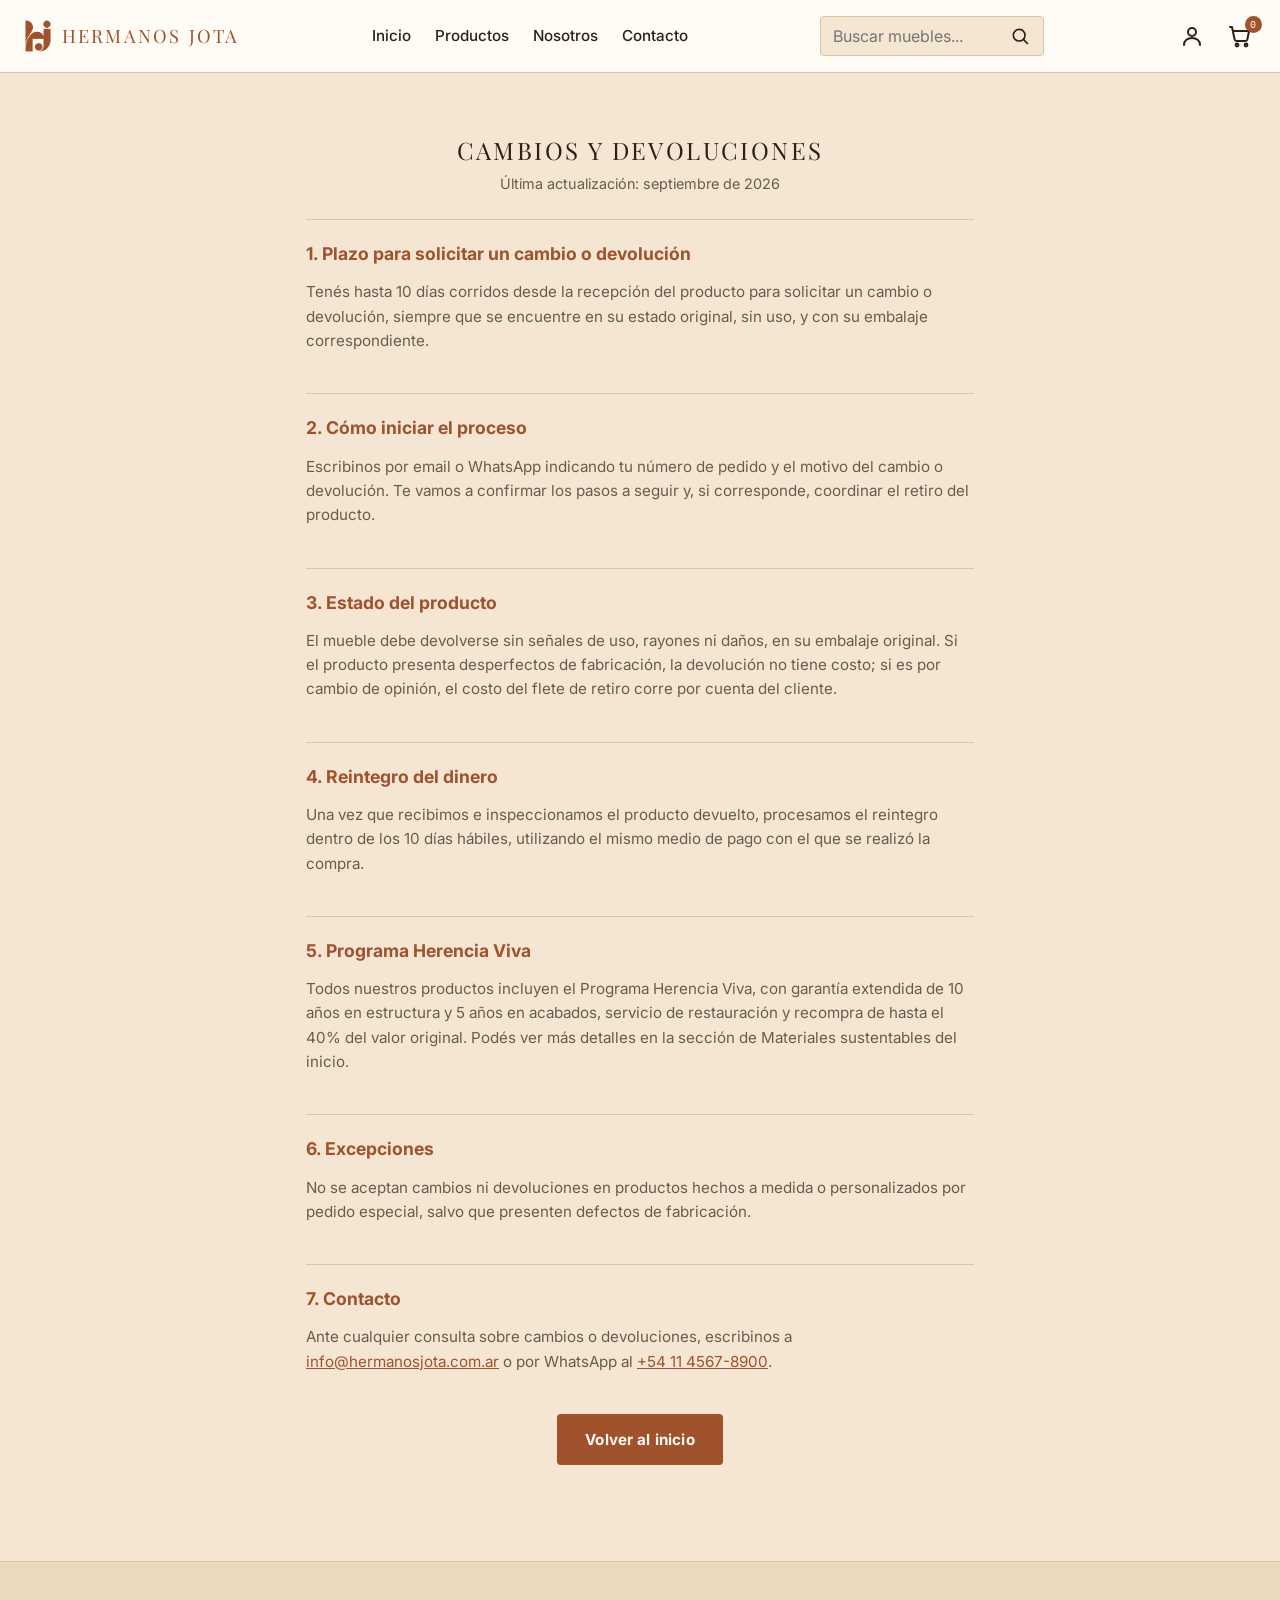
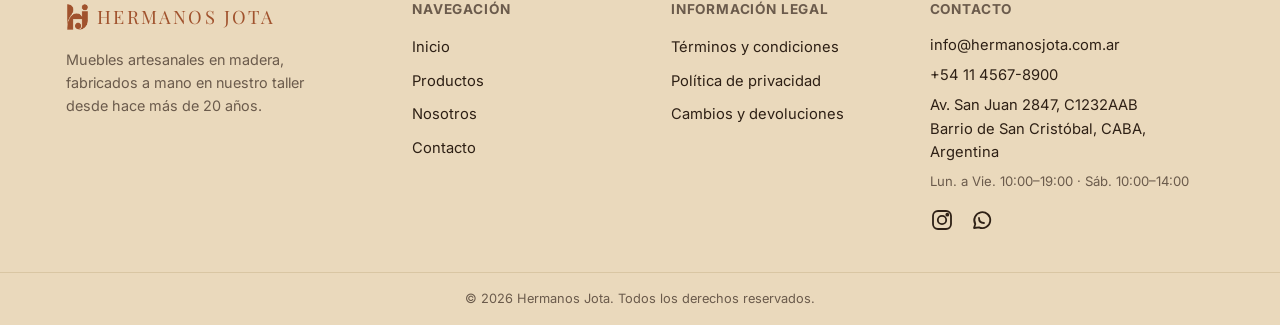
<file: frontend/src/pages/CambiosDevoluciones.html>
<!DOCTYPE html>
<html lang="es">

<head>
  <meta charset="UTF-8">
  <meta name="viewport" content="width=device-width, initial-scale=1.0">
  <title>Cambios y devoluciones | Hermanos Jota</title>
  <meta name="description" content="Política de cambios y devoluciones de Hermanos Jota.">
  <meta name="robots" content="noindex, nofollow">
  <meta name="theme-color" content="#2E2015">
  <link rel="icon" type="image/png" href="../../public/images/branding/favicon.png">
  <link rel="apple-touch-icon" href="../../public/images/branding/apple-touch-icon.png">
  <link rel="preconnect" href="https://fonts.googleapis.com">
  <link rel="preconnect" href="https://fonts.gstatic.com" crossorigin>
  <link rel="stylesheet" href="../styles/styles.css">
</head>

<body>

  <a class="skip-link" href="#main-content">Saltar al contenido principal</a>

  <header class="site-header">
    <div class="header__logo">
      <a href="Home.html" class="header__logo-link" aria-label="Hermanos Jota - Ir al inicio">
        <img src="../../public/images/branding/isotipo.png" alt="" width="34" height="41">
        <span class="header__wordmark">Hermanos Jota</span>
      </a>
    </div>

    <nav class="header__nav" aria-label="Navegación principal">
      <button class="nav__toggle" type="button" aria-expanded="false" aria-controls="primary-menu"
        aria-label="Abrir menú de navegación">
        <span aria-hidden="true">☰</span>
      </button>

      <ul id="primary-menu" class="nav__list">
        <li><a href="Home.html">Inicio</a></li>
        <li><a href="Productos.html">Productos</a></li>
        <li><a href="Home.html#historia">Nosotros</a></li>
        <li><a href="Contacto.html">Contacto</a></li>
      </ul>
    </nav>
    <form class="header__search" role="search" action="Productos.html" method="get">
      <label for="search-input" class="visually-hidden">Buscar productos</label>
      <input type="search" id="search-input" name="q" placeholder="Buscar muebles..." autocomplete="off">
      <button type="submit" aria-label="Buscar">
        <img src="../../public/icons/search.svg" alt="" width="20" height="20">
      </button>
    </form>

    <div class="header__actions">
      <button
        class="nav__toggle"
        type="button"
        aria-expanded="false"
        aria-controls="primary-menu"
        aria-label="Abrir menú de navegación"
      >
        <span aria-hidden="true">☰</span>
      </button>

      <a href="Cuenta.html" class="header__icon-link" aria-label="Mi cuenta">
        <img src="../../public/icons/user.svg" alt="" width="24" height="24">
      </a>
      <a href="Carrito.html" class="header__icon-link header__cart" aria-label="Carrito de compras, 0 productos">
        <img src="../../public/icons/cart.svg" alt="" width="24" height="24">
        <span class="cart-count" aria-hidden="true">0</span>
      </a>
    </div>
  </header>
  <div id="live-region" class="visually-hidden" role="status" aria-live="polite"></div>

  <main id="main-content">

    <section class="legal-hero" aria-labelledby="cambios-title">
      <h1 id="cambios-title">Cambios y devoluciones</h1>
      <p>Última actualización: septiembre de 2026</p>
    </section>

    <section class="legal-content">

      <article>
        <h2>1. Plazo para solicitar un cambio o devolución</h2>
        <p>
          Tenés hasta 10 días corridos desde la recepción del producto para
          solicitar un cambio o devolución, siempre que se encuentre en su
          estado original, sin uso, y con su embalaje correspondiente.
        </p>
      </article>

      <article>
        <h2>2. Cómo iniciar el proceso</h2>
        <p>
          Escribinos por email o WhatsApp indicando tu número de pedido y el
          motivo del cambio o devolución. Te vamos a confirmar los pasos a
          seguir y, si corresponde, coordinar el retiro del producto.
        </p>
      </article>

      <article>
        <h2>3. Estado del producto</h2>
        <p>
          El mueble debe devolverse sin señales de uso, rayones ni daños, en
          su embalaje original. Si el producto presenta desperfectos de
          fabricación, la devolución no tiene costo; si es por cambio de
          opinión, el costo del flete de retiro corre por cuenta del cliente.
        </p>
      </article>

      <article>
        <h2>4. Reintegro del dinero</h2>
        <p>
          Una vez que recibimos e inspeccionamos el producto devuelto,
          procesamos el reintegro dentro de los 10 días hábiles, utilizando el
          mismo medio de pago con el que se realizó la compra.
        </p>
      </article>

      <article>
        <h2>5. Programa Herencia Viva</h2>
        <p>
          Todos nuestros productos incluyen el Programa Herencia Viva, con
          garantía extendida de 10 años en estructura y 5 años en acabados,
          servicio de restauración y recompra de hasta el 40% del valor
          original. Podés ver más detalles en la sección de Materiales
          sustentables del inicio.
        </p>
      </article>

      <article>
        <h2>6. Excepciones</h2>
        <p>
          No se aceptan cambios ni devoluciones en productos hechos a medida
          o personalizados por pedido especial, salvo que presenten defectos
          de fabricación.
        </p>
      </article>

      <article>
        <h2>7. Contacto</h2>
        <p>
          Ante cualquier consulta sobre cambios o devoluciones, escribinos a
          <a href="mailto:info@hermanosjota.com.ar">info@hermanosjota.com.ar</a>
          o por WhatsApp al <a href="https://wa.me/5491145678900">+54 11 4567-8900</a>.
        </p>
      </article>

    </section>

    <a href="Home.html" class="btn btn--primary legal-content__volver">Volver al inicio</a>

  </main>

  <footer class="site-footer">
    <div class="site-footer__grid">

      <div class="site-footer__brand">
        <div class="site-footer__logo">
          <img src="../../public/images/branding/isotipo.png" alt="" width="28" height="34">
          <span class="header__wordmark">Hermanos Jota</span>
        </div>
        <p>
          Muebles artesanales en madera, fabricados a mano en nuestro
          taller desde hace más de 20 años.
        </p>
      </div>

      <nav class="site-footer__nav" aria-label="Navegación del pie de página">
        <h2>Navegación</h2>
        <ul>
          <li><a href="Home.html">Inicio</a></li>
          <li><a href="Productos.html">Productos</a></li>
          <li><a href="Home.html#historia">Nosotros</a></li>
          <li><a href="Contacto.html">Contacto</a></li>
        </ul>
      </nav>

      <div class="site-footer__legal">
        <h2>Información legal</h2>
        <ul>
          <li><a href="Terminos.html">Términos y condiciones</a></li>
          <li><a href="Privacidad.html">Política de privacidad</a></li>
          <li><a href="CambiosDevoluciones.html">Cambios y devoluciones</a></li>
        </ul>
      </div>

      <div class="site-footer__contacto">
        <h2>Contacto</h2>
        <address>
          <p>
            <a href="mailto:info@hermanosjota.com.ar">info@hermanosjota.com.ar</a>
          </p>
          <p>
            <a href="https://wa.me/5491145678900">+54 11 4567-8900</a>
          </p>
          <p>
            Av. San Juan 2847, C1232AAB<br>
            Barrio de San Cristóbal, CABA, Argentina
          </p>
          <p class="site-footer__horarios">
            Lun. a Vie. 10:00–19:00 · Sáb. 10:00–14:00
          </p>
        </address>

        <ul class="site-footer__social" aria-label="Redes sociales">
          <li>
            <a href="https://instagram.com/hermanosjota_ba" aria-label="Instagram de Hermanos Jota" target="_blank"
              rel="noopener noreferrer">
              <img src="../../public/icons/instagram.svg" alt="" width="24" height="24">
            </a>
          </li>
          <li>
            <a href="https://wa.me/5491145678900" aria-label="WhatsApp de Hermanos Jota" target="_blank"
              rel="noopener noreferrer">
              <img src="../../public/icons/whatsapp.svg" alt="" width="24" height="24">
            </a>
          </li>
        </ul>
      </div>

    </div>

    <div class="site-footer__bottom">
      <p>&copy; <span id="footer-year">2026</span> Hermanos Jota. Todos los derechos reservados.</p>
    </div>
  </footer>
  <script type="module" src="../assets/js/main.js"></script>
</body>

</html>
</file>
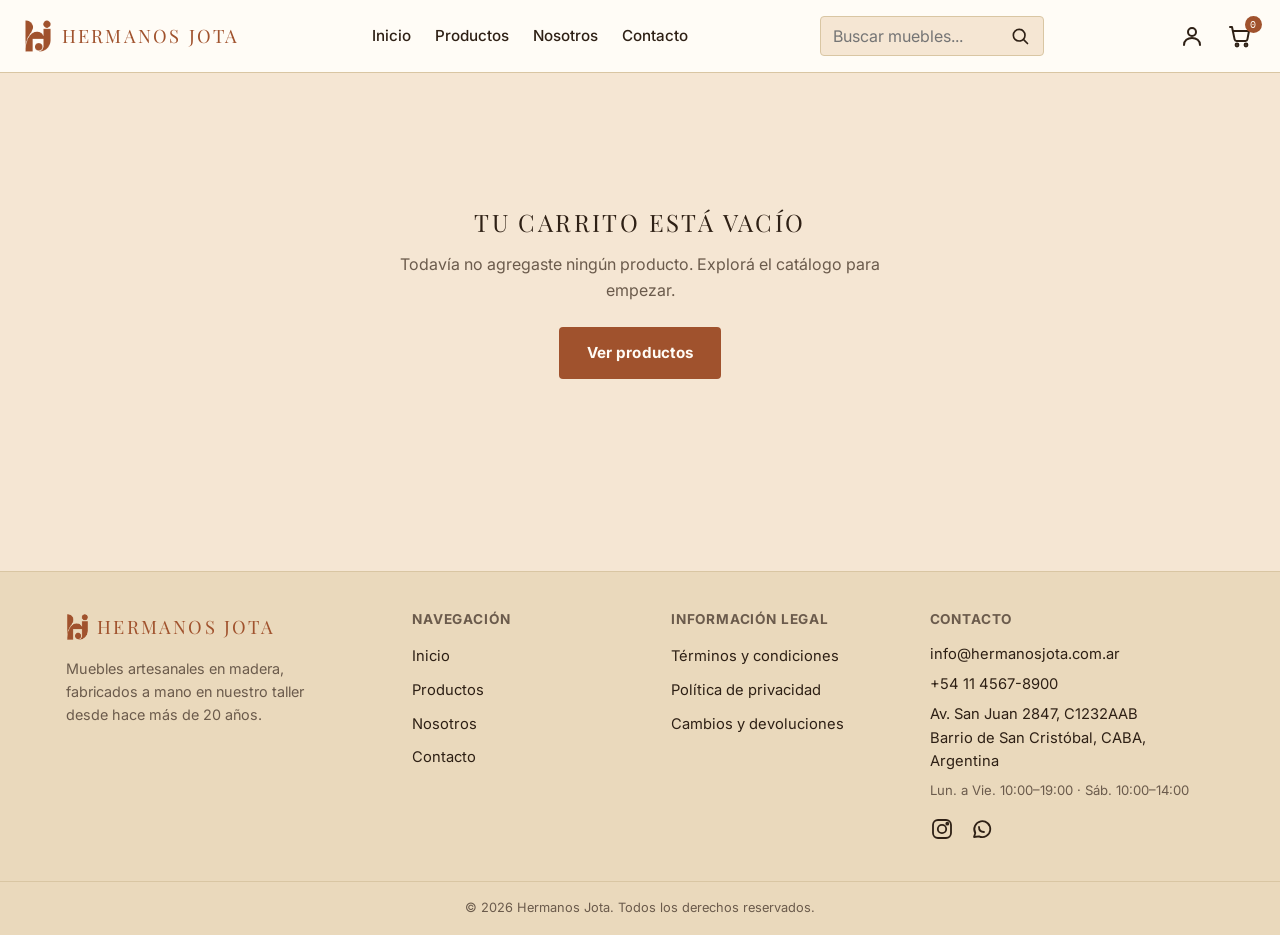
<file: frontend/src/pages/Carrito.html>
<!DOCTYPE html>
<html lang="es">
<head>
  <meta charset="UTF-8">
  <meta name="viewport" content="width=device-width, initial-scale=1.0">
  <title>Carrito | Hermanos Jota</title>
  <meta name="description" content="Tu carrito de compras en Hermanos Jota.">
  <meta name="robots" content="noindex, nofollow">
  <meta name="theme-color" content="#2E2015">
  <link rel="icon" type="image/png" href="../../public/images/branding/favicon.png">
  <link rel="apple-touch-icon" href="../../public/images/branding/apple-touch-icon.png">
  <link rel="preconnect" href="https://fonts.googleapis.com">
  <link rel="preconnect" href="https://fonts.gstatic.com" crossorigin>
  <link rel="stylesheet" href="../styles/styles.css">
</head>
<body>

<a class="skip-link" href="#main-content">Saltar al contenido principal</a>

  <header class="site-header">
    <div class="header__logo">
      <a href="Home.html" class="header__logo-link" aria-label="Hermanos Jota - Ir al inicio">
        <img
          src="../../public/images/branding/isotipo.png"
          alt=""
          width="34"
          height="41"
        >
        <span class="header__wordmark">Hermanos Jota</span>
      </a>
    </div>

    <nav class="header__nav" aria-label="Navegación principal">
      <ul id="primary-menu" class="nav__list">
        <li><a href="Home.html">Inicio</a></li>
        <li><a href="Productos.html">Productos</a></li>
        <li><a href="Home.html#historia">Nosotros</a></li>
        <li><a href="Contacto.html">Contacto</a></li>
      </ul>
    </nav>
    <form class="header__search" role="search" action="Productos.html" method="get">
      <label for="search-input" class="visually-hidden">Buscar productos</label>
      <input
        type="search"
        id="search-input"
        name="q"
        placeholder="Buscar muebles..."
        autocomplete="off"
      >
      <button type="submit" aria-label="Buscar">
        <img src="../../public/icons/search.svg" alt="" width="20" height="20">
      </button>
    </form>

    <div class="header__actions">
      <button
        class="nav__toggle"
        type="button"
        aria-expanded="false"
        aria-controls="primary-menu"
        aria-label="Abrir menú de navegación"
      >
        <span aria-hidden="true">☰</span>
      </button>

      <a href="Cuenta.html" class="header__icon-link" aria-label="Mi cuenta">
        <img src="../../public/icons/user.svg" alt="" width="24" height="24">
      </a>
      <a href="Carrito.html" class="header__icon-link header__cart" aria-label="Carrito de compras, 0 productos">
        <img src="../../public/icons/cart.svg" alt="" width="24" height="24">
        <span class="cart-count" aria-hidden="true">0</span>
      </a>
    </div>
  </header>
  <div id="live-region" class="visually-hidden" role="status" aria-live="polite"></div>

  <main id="main-content">
    <!--
      carrito.js arma todo este bloque a partir de lo que haya guardado
      en localStorage (ver assets/js/carrito-store.js), incluida la
      vista de "carrito vacío". Arranca con un mensaje de carga simple
      para evitar un parpadeo en blanco mientras corre el script.
    -->
    <div id="carrito-contenido" class="carrito">
      <p>Cargando tu carrito…</p>
    </div>
  </main>

<footer class="site-footer">
    <div class="site-footer__grid">

      <div class="site-footer__brand">
        <div class="site-footer__logo">
          <img
            src="../../public/images/branding/isotipo.png"
            alt=""
            width="28"
            height="34"
          >
          <span class="header__wordmark">Hermanos Jota</span>
        </div>
        <p>
          Muebles artesanales en madera, fabricados a mano en nuestro
          taller desde hace más de 20 años.
        </p>
      </div>

      <nav class="site-footer__nav" aria-label="Navegación del pie de página">
        <h2>Navegación</h2>
        <ul>
          <li><a href="Home.html">Inicio</a></li>
          <li><a href="Productos.html">Productos</a></li>
          <li><a href="Home.html#historia">Nosotros</a></li>
          <li><a href="Contacto.html">Contacto</a></li>
        </ul>
      </nav>

      <div class="site-footer__legal">
        <h2>Información legal</h2>
        <ul>
          <li><a href="Terminos.html">Términos y condiciones</a></li>
          <li><a href="Privacidad.html">Política de privacidad</a></li>
          <li><a href="CambiosDevoluciones.html">Cambios y devoluciones</a></li>
        </ul>
      </div>

      <div class="site-footer__contacto">
        <h2>Contacto</h2>
        <address>
          <p>
            <a href="mailto:info@hermanosjota.com.ar">info@hermanosjota.com.ar</a>
          </p>
          <p>
            <a href="https://wa.me/5491145678900">+54 11 4567-8900</a>
          </p>
          <p>
            Av. San Juan 2847, C1232AAB<br>
            Barrio de San Cristóbal, CABA, Argentina
          </p>
          <p class="site-footer__horarios">
            Lun. a Vie. 10:00–19:00 · Sáb. 10:00–14:00
          </p>
        </address>

        <ul class="site-footer__social" aria-label="Redes sociales">
          <li>
            <a href="https://instagram.com/hermanosjota_ba" aria-label="Instagram de Hermanos Jota" target="_blank" rel="noopener noreferrer">
              <img src="../../public/icons/instagram.svg" alt="" width="24" height="24">
            </a>
          </li>
          <li>
            <a href="https://wa.me/5491145678900" aria-label="WhatsApp de Hermanos Jota" target="_blank" rel="noopener noreferrer">
              <img src="../../public/icons/whatsapp.svg" alt="" width="24" height="24">
            </a>
          </li>
        </ul>
      </div>

    </div>

    <div class="site-footer__bottom">
      <p>&copy; <span id="footer-year">2026</span> Hermanos Jota. Todos los derechos reservados.</p>
    </div>
  </footer>
  <script type="module" src="../assets/js/main.js"></script>
  <script type="module" src="../assets/js/carrito.js"></script>
</body>
</html>
</file>
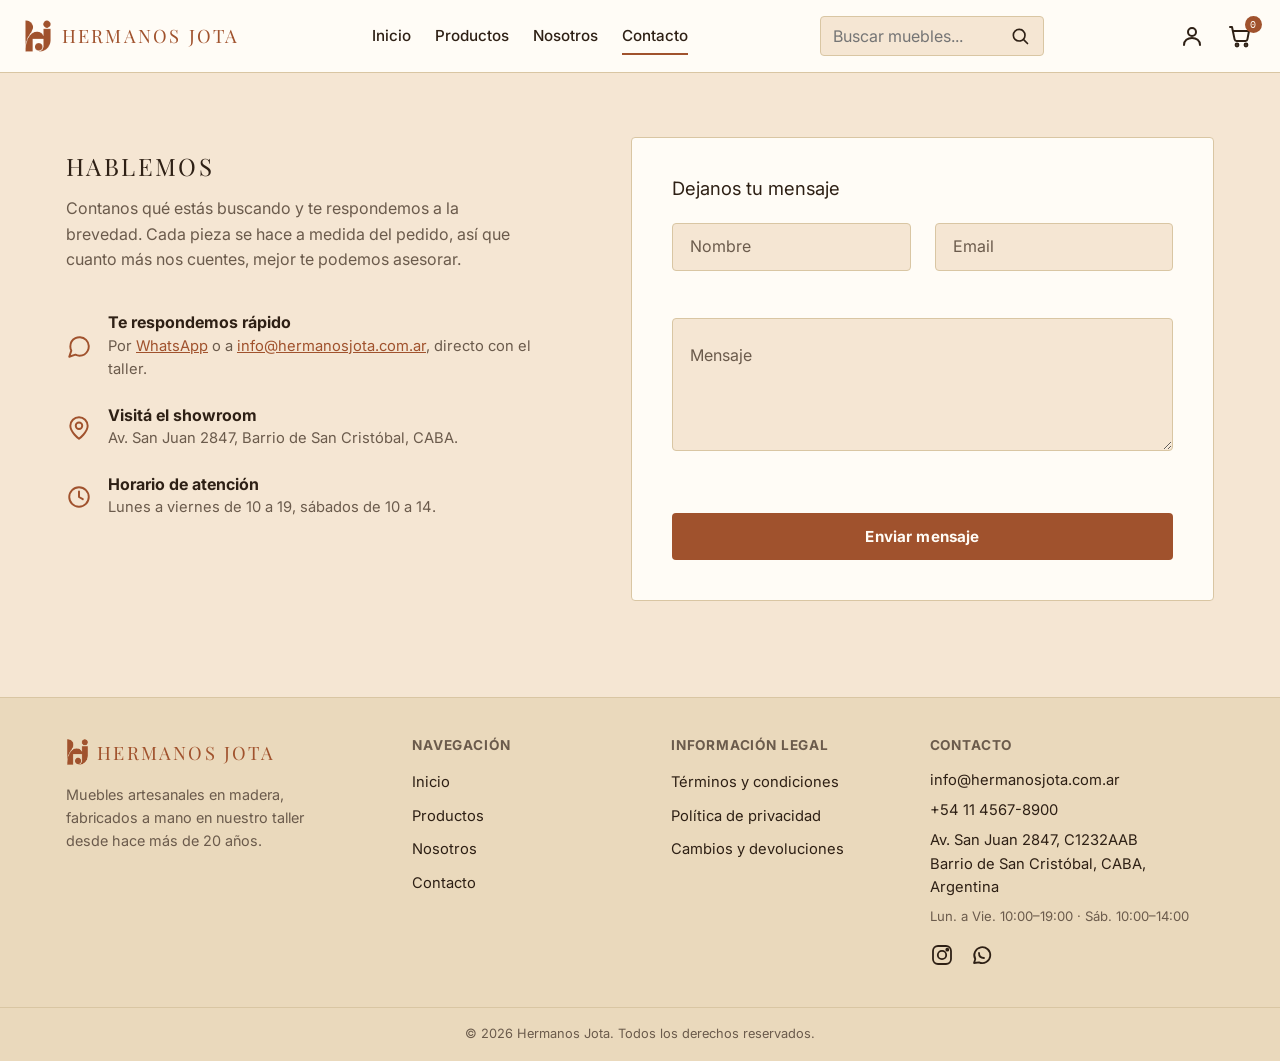
<file: frontend/src/pages/Contacto.html>
<!DOCTYPE html>
<html lang="es">
<head>
  <meta charset="UTF-8">
  <meta name="viewport" content="width=device-width, initial-scale=1.0">
  <title>Contacto | Hermanos Jota</title>
  <meta name="description" content="Contactate con Hermanos Jota: showroom, WhatsApp, email y formulario de contacto.">
  <meta name="robots" content="index, follow">
  <link rel="canonical" href="https://www.hermanosjota.com.ar/contacto.html">
  <meta name="theme-color" content="#2E2015">
  <link rel="icon" type="image/png" href="../../public/images/branding/favicon.png">
  <link rel="apple-touch-icon" href="../../public/images/branding/apple-touch-icon.png">
  <link rel="preconnect" href="https://fonts.googleapis.com">
  <link rel="preconnect" href="https://fonts.gstatic.com" crossorigin>
  <link rel="stylesheet" href="../styles/styles.css">
</head>
<body>

<a class="skip-link" href="#main-content">Saltar al contenido principal</a>

  <header class="site-header">
    <div class="header__logo">
      <a href="Home.html" class="header__logo-link" aria-label="Hermanos Jota - Ir al inicio">
        <img
          src="../../public/images/branding/isotipo.png"
          alt=""
          width="34"
          height="41"
        >
        <span class="header__wordmark">Hermanos Jota</span>
      </a>
    </div>

    <nav class="header__nav" aria-label="Navegación principal">
      <ul id="primary-menu" class="nav__list">
        <li><a href="Home.html">Inicio</a></li>
        <li><a href="Productos.html">Productos</a></li>
        <li><a href="Home.html#historia">Nosotros</a></li>
        <li><a href="Contacto.html" aria-current="page">Contacto</a></li>
      </ul>
    </nav>
    <form class="header__search" role="search" action="Productos.html" method="get">
      <label for="search-input" class="visually-hidden">Buscar productos</label>
      <input
        type="search"
        id="search-input"
        name="q"
        placeholder="Buscar muebles..."
        autocomplete="off"
      >
      <button type="submit" aria-label="Buscar">
        <img src="../../public/icons/search.svg" alt="" width="20" height="20">
      </button>
    </form>

    <div class="header__actions">
      <button
        class="nav__toggle"
        type="button"
        aria-expanded="false"
        aria-controls="primary-menu"
        aria-label="Abrir menú de navegación"
      >
        <span aria-hidden="true">☰</span>
      </button>

      <a href="Cuenta.html" class="header__icon-link" aria-label="Mi cuenta">
        <img src="../../public/icons/user.svg" alt="" width="24" height="24">
      </a>
      <a href="Carrito.html" class="header__icon-link header__cart" aria-label="Carrito de compras, 0 productos">
        <img src="../../public/icons/cart.svg" alt="" width="24" height="24">
        <span class="cart-count" aria-hidden="true">0</span>
      </a>
    </div>
  </header>
  <div id="live-region" class="visually-hidden" role="status" aria-live="polite"></div>

  <main id="main-content">
    <section class="contacto" aria-labelledby="contacto-title">

      <div class="contacto__panel">
        <h1 id="contacto-title">Hablemos</h1>
        <p class="contacto__panel-intro">
          Contanos qué estás buscando y te respondemos a la brevedad.
          Cada pieza se hace a medida del pedido, así que cuanto más nos
          cuentes, mejor te podemos asesorar.
        </p>

        <ul class="contacto__beneficios">
          <li>
            <img src="../../public/icons/chat.svg" alt="" width="26" height="26">
            <div>
              <h2>Te respondemos rápido</h2>
              <p>
                Por <a href="https://wa.me/5491145678900" target="_blank" rel="noopener noreferrer">WhatsApp</a>
                o a <a href="mailto:info@hermanosjota.com.ar">info@hermanosjota.com.ar</a>,
                directo con el taller.
              </p>
            </div>
          </li>
          <li>
            <img src="../../public/icons/pin.svg" alt="" width="26" height="26">
            <div>
              <h2>Visitá el showroom</h2>
              <p>Av. San Juan 2847, Barrio de San Cristóbal, CABA.</p>
            </div>
          </li>
          <li>
            <img src="../../public/icons/clock.svg" alt="" width="26" height="26">
            <div>
              <h2>Horario de atención</h2>
              <p>Lunes a viernes de 10 a 19, sábados de 10 a 14.</p>
            </div>
          </li>
        </ul>
      </div>

      <div class="contacto__form-card">
        <h2 class="contacto__form-title">Dejanos tu mensaje</h2>
        <!--
          Por ahora este formulario no tiene "action", así que al
          enviarlo el navegador simplemente recarga la página (no hay
          backend ni JS que lo intercepte todavía). La validación que
          ves (campos obligatorios, formato de email) es 100% nativa
          del navegador, gracias a los atributos required/type="email".
          Cuando sumemos JS, vamos a interceptar el submit para validar
          con mensajes propios y mostrar el mensaje de éxito sin
          recargar la página.
        -->
        <form class="contacto__form" id="contacto-form">
          <div class="contacto__form-row">
            <div class="form-field form-field--float">
              <div class="form-field__control">
                <input type="text" id="contacto-nombre" name="nombre" autocomplete="name" required placeholder=" ">
                <label for="contacto-nombre">Nombre</label>
              </div>
              <p class="form-field__error" id="error-nombre" role="alert"></p>
            </div>

            <div class="form-field form-field--float">
              <div class="form-field__control">
                <input type="email" id="contacto-email" name="email" autocomplete="email" required placeholder=" ">
                <label for="contacto-email">Email</label>
              </div>
              <p class="form-field__error" id="error-email" role="alert"></p>
            </div>
          </div>

          <div class="form-field form-field--float">
            <div class="form-field__control">
              <textarea id="contacto-mensaje" name="mensaje" rows="5" required placeholder=" "></textarea>
              <label for="contacto-mensaje">Mensaje</label>
            </div>
            <p class="form-field__error" id="error-mensaje" role="alert"></p>
          </div>

          <button type="submit" class="btn btn--primary contacto__submit">Enviar mensaje</button>
        </form>

        <div class="contacto__exito" id="contacto-exito" tabindex="-1" hidden></div>
      </div>

    </section>
  </main>

<footer class="site-footer">
    <div class="site-footer__grid">

      <div class="site-footer__brand">
        <div class="site-footer__logo">
          <img
            src="../../public/images/branding/isotipo.png"
            alt=""
            width="28"
            height="34"
          >
          <span class="header__wordmark">Hermanos Jota</span>
        </div>
        <p>
          Muebles artesanales en madera, fabricados a mano en nuestro
          taller desde hace más de 20 años.
        </p>
      </div>

      <nav class="site-footer__nav" aria-label="Navegación del pie de página">
        <h2>Navegación</h2>
        <ul>
          <li><a href="Home.html">Inicio</a></li>
          <li><a href="Productos.html">Productos</a></li>
          <li><a href="Home.html#historia">Nosotros</a></li>
          <li><a href="Contacto.html">Contacto</a></li>
        </ul>
      </nav>

      <div class="site-footer__legal">
        <h2>Información legal</h2>
        <ul>
          <li><a href="Terminos.html">Términos y condiciones</a></li>
          <li><a href="Privacidad.html">Política de privacidad</a></li>
          <li><a href="CambiosDevoluciones.html">Cambios y devoluciones</a></li>
        </ul>
      </div>

      <div class="site-footer__contacto">
        <h2>Contacto</h2>
        <address>
          <p>
            <a href="mailto:info@hermanosjota.com.ar">info@hermanosjota.com.ar</a>
          </p>
          <p>
            <a href="https://wa.me/5491145678900">+54 11 4567-8900</a>
          </p>
          <p>
            Av. San Juan 2847, C1232AAB<br>
            Barrio de San Cristóbal, CABA, Argentina
          </p>
          <p class="site-footer__horarios">
            Lun. a Vie. 10:00–19:00 · Sáb. 10:00–14:00
          </p>
        </address>

        <ul class="site-footer__social" aria-label="Redes sociales">
          <li>
            <a href="https://instagram.com/hermanosjota_ba" aria-label="Instagram de Hermanos Jota" target="_blank" rel="noopener noreferrer">
              <img src="../../public/icons/instagram.svg" alt="" width="24" height="24">
            </a>
          </li>
          <li>
            <a href="https://wa.me/5491145678900" aria-label="WhatsApp de Hermanos Jota" target="_blank" rel="noopener noreferrer">
              <img src="../../public/icons/whatsapp.svg" alt="" width="24" height="24">
            </a>
          </li>
        </ul>
      </div>

    </div>

    <div class="site-footer__bottom">
      <p>&copy; <span id="footer-year">2026</span> Hermanos Jota. Todos los derechos reservados.</p>
    </div>
  </footer>

  <script type="module" src="../assets/js/main.js"></script>
  <script type="module" src="../assets/js/contacto.js"></script>
</body>
</html>
</file>
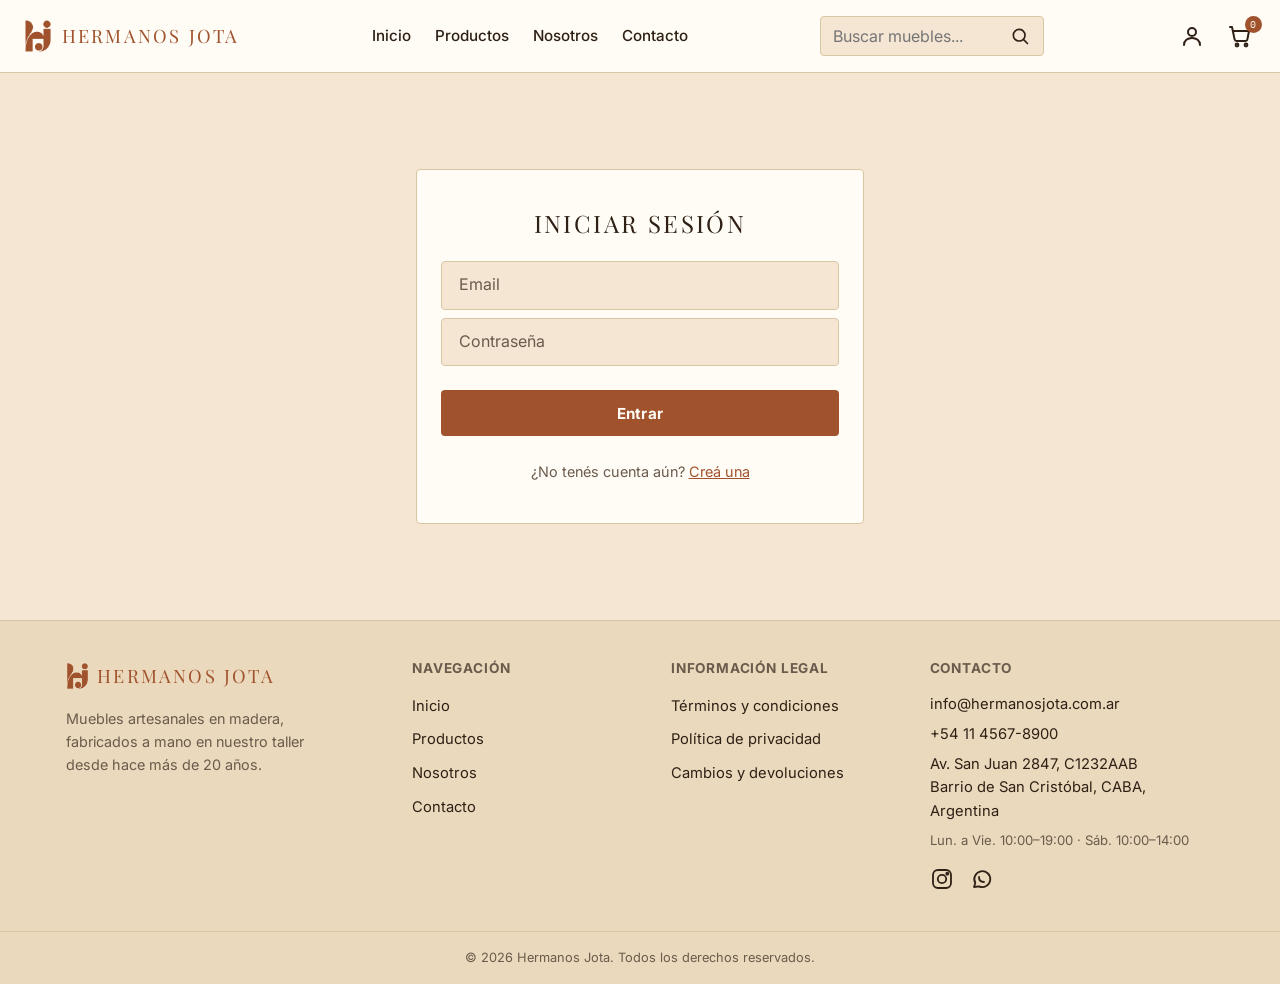
<file: frontend/src/pages/Cuenta.html>
<!DOCTYPE html>
<html lang="es">
<head>
  <meta charset="UTF-8">
  <meta name="viewport" content="width=device-width, initial-scale=1.0">
  <title>Mi cuenta | Hermanos Jota</title>
  <meta name="description" content="Gestioná tus datos personales en Hermanos Jota.">
  <meta name="robots" content="noindex, nofollow">
  <meta name="theme-color" content="#2E2015">
  <link rel="icon" type="image/png" href="../../public/images/branding/favicon.png">
  <link rel="apple-touch-icon" href="../../public/images/branding/apple-touch-icon.png">
  <link rel="preconnect" href="https://fonts.googleapis.com">
  <link rel="preconnect" href="https://fonts.gstatic.com" crossorigin>
  <link rel="stylesheet" href="../styles/styles.css">
</head>
<body>

<a class="skip-link" href="#main-content">Saltar al contenido principal</a>

  <header class="site-header">
    <div class="header__logo">
      <a href="Home.html" class="header__logo-link" aria-label="Hermanos Jota - Ir al inicio">
        <img
          src="../../public/images/branding/isotipo.png"
          alt=""
          width="34"
          height="41"
        >
        <span class="header__wordmark">Hermanos Jota</span>
      </a>
    </div>

    <nav class="header__nav" aria-label="Navegación principal">
      <ul id="primary-menu" class="nav__list">
        <li><a href="Home.html">Inicio</a></li>
        <li><a href="Productos.html">Productos</a></li>
        <li><a href="Home.html#historia">Nosotros</a></li>
        <li><a href="Contacto.html">Contacto</a></li>
      </ul>
    </nav>

    <!--
      Buscador: por ahora es un formulario HTML normal. Al enviarlo, el
      navegador navega a productos.html?q=... por su cuenta (comportamiento
      nativo del form, sin JS). El filtrado real de resultados según ese
      "q" es lógica de JavaScript que todavía no escribimos.
    -->
    <form class="header__search" role="search" action="Productos.html" method="get">
      <label for="search-input" class="visually-hidden">Buscar productos</label>
      <input
        type="search"
        id="search-input"
        name="q"
        placeholder="Buscar muebles..."
        autocomplete="off"
      >
      <button type="submit" aria-label="Buscar">
        <img src="../../public/icons/search.svg" alt="" width="20" height="20">
      </button>
    </form>

    <div class="header__actions">
      <button
        class="nav__toggle"
        type="button"
        aria-expanded="false"
        aria-controls="primary-menu"
        aria-label="Abrir menú de navegación"
      >
        <span aria-hidden="true">☰</span>
      </button>

      <a href="Cuenta.html" class="header__icon-link" aria-label="Mi cuenta">
        <img src="../../public/icons/user.svg" alt="" width="24" height="24">
      </a>

      <a href="Carrito.html" class="header__icon-link header__cart" aria-label="Carrito de compras, 0 productos">
        <img src="../../public/icons/cart.svg" alt="" width="24" height="24">
        <span class="cart-count" aria-hidden="true">0</span>
      </a>
    </div>
  </header>

  <!--
    Región para anuncios accesibles (ej. "Producto agregado al carrito").
    Queda vacía hasta que JS empiece a escribir mensajes acá adentro.
  -->
  <div id="live-region" class="visually-hidden" role="status" aria-live="polite"></div>

  <main id="main-content">
    <!--
      Mi cuenta: adaptado de Sprint 2 (rama login-register-micuenta),
      con los campos reescritos para usar el mismo patrón .form-field
      con etiqueta flotante que ya usa Contacto.html, en vez del
      formulario simple de esa rama. cuenta.js resuelve la sesión desde
      localStorage y redirige a Login.html si no hay nadie logueado.
    -->
    <section class="cuenta">
      <h1>Mi cuenta</h1>
      <p class="cuenta__intro">Estos son tus datos personales. Podés editarlos cuando quieras.</p>

      <form id="cuenta-form" class="cuenta__form" novalidate>
        <div class="cuenta__row">
          <div class="form-field form-field--float">
            <div class="form-field__control">
              <input type="text" id="cuenta-nombre" autocomplete="given-name" readonly placeholder=" ">
              <label for="cuenta-nombre">Nombre</label>
            </div>
          </div>

          <div class="form-field form-field--float">
            <div class="form-field__control">
              <input type="text" id="cuenta-apellido" autocomplete="family-name" readonly placeholder=" ">
              <label for="cuenta-apellido">Apellido</label>
            </div>
          </div>
        </div>

        <div class="form-field form-field--float">
          <div class="form-field__control">
            <input type="email" id="cuenta-email" autocomplete="email" readonly disabled placeholder=" ">
            <label for="cuenta-email">Email</label>
          </div>
        </div>

        <div class="form-field form-field--float">
          <div class="form-field__control">
            <input type="tel" id="cuenta-telefono" autocomplete="tel" readonly placeholder=" ">
            <label for="cuenta-telefono">Teléfono</label>
          </div>
        </div>

        <fieldset class="cuenta__password" id="cuenta-password" hidden>
          <legend>Cambiar contraseña (opcional)</legend>

          <div class="form-field form-field--float">
            <div class="form-field__control">
              <input type="password" id="cuenta-password-actual" autocomplete="current-password" placeholder=" ">
              <label for="cuenta-password-actual">Contraseña actual</label>
            </div>
          </div>

          <div class="cuenta__row">
            <div class="form-field form-field--float">
              <div class="form-field__control">
                <input type="password" id="cuenta-password-nueva" autocomplete="new-password" placeholder=" ">
                <label for="cuenta-password-nueva">Nueva contraseña</label>
              </div>
            </div>

            <div class="form-field form-field--float">
              <div class="form-field__control">
                <input type="password" id="cuenta-password-repetida" autocomplete="new-password" placeholder=" ">
                <label for="cuenta-password-repetida">Repetir nueva contraseña</label>
              </div>
            </div>
          </div>
        </fieldset>

        <div class="cuenta__botones">
          <button type="button" class="btn btn--secondary" id="editar-cuenta">Editar datos</button>

          <div class="cuenta__acciones" id="cuenta-acciones" hidden>
            <button type="submit" class="btn btn--primary">Guardar cambios</button>
            <button type="button" class="btn btn--secondary" id="cancelar-edicion">Cancelar</button>
          </div>

          <button type="button" class="btn btn--secondary cuenta__logout" id="cerrar-sesion">Cerrar sesión</button>
        </div>
      </form>
    </section>
  </main>

<footer class="site-footer">
    <div class="site-footer__grid">

      <div class="site-footer__brand">
        <div class="site-footer__logo">
          <img
            src="../../public/images/branding/isotipo.png"
            alt=""
            width="28"
            height="34"
          >
          <span class="header__wordmark">Hermanos Jota</span>
        </div>
        <p>
          Muebles artesanales en madera, fabricados a mano en nuestro
          taller desde hace más de 20 años.
        </p>
      </div>

      <nav class="site-footer__nav" aria-label="Navegación del pie de página">
        <h2>Navegación</h2>
        <ul>
          <li><a href="Home.html">Inicio</a></li>
          <li><a href="Productos.html">Productos</a></li>
          <li><a href="Home.html#historia">Nosotros</a></li>
          <li><a href="Contacto.html">Contacto</a></li>
        </ul>
      </nav>

      <div class="site-footer__legal">
        <h2>Información legal</h2>
        <ul>
          <li><a href="Terminos.html">Términos y condiciones</a></li>
          <li><a href="Privacidad.html">Política de privacidad</a></li>
          <li><a href="CambiosDevoluciones.html">Cambios y devoluciones</a></li>
        </ul>
      </div>

      <div class="site-footer__contacto">
        <h2>Contacto</h2>
        <address>
          <p>
            <a href="mailto:info@hermanosjota.com.ar">info@hermanosjota.com.ar</a>
          </p>
          <p>
            <a href="https://wa.me/5491145678900">+54 11 4567-8900</a>
          </p>
          <p>
            Av. San Juan 2847, C1232AAB<br>
            Barrio de San Cristóbal, CABA, Argentina
          </p>
          <p class="site-footer__horarios">
            Lun. a Vie. 10:00–19:00 · Sáb. 10:00–14:00
          </p>
        </address>

        <ul class="site-footer__social" aria-label="Redes sociales">
          <li>
            <a href="https://instagram.com/hermanosjota_ba" aria-label="Instagram de Hermanos Jota" target="_blank" rel="noopener noreferrer">
              <img src="../../public/icons/instagram.svg" alt="" width="24" height="24">
            </a>
          </li>
          <li>
            <a href="https://wa.me/5491145678900" aria-label="WhatsApp de Hermanos Jota" target="_blank" rel="noopener noreferrer">
              <img src="../../public/icons/whatsapp.svg" alt="" width="24" height="24">
            </a>
          </li>
        </ul>
      </div>

    </div>

    <div class="site-footer__bottom">
      <p>&copy; <span id="footer-year">2026</span> Hermanos Jota. Todos los derechos reservados.</p>
    </div>
  </footer>
  <script type="module" src="../assets/js/main.js"></script>
  <script type="module" src="../assets/js/cuenta.js"></script>
</body>
</html>
</file>
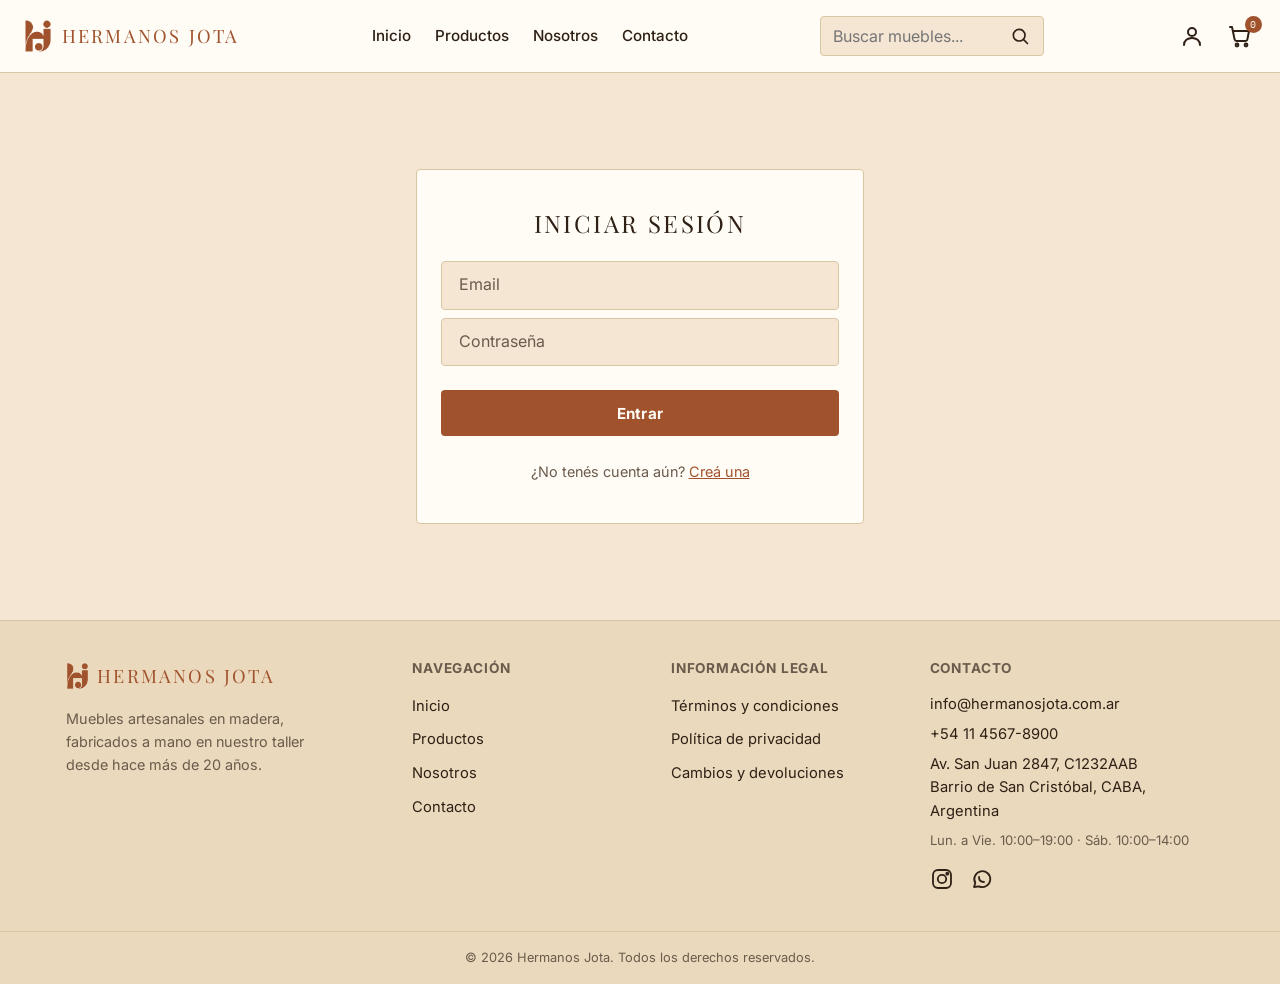
<file: frontend/src/pages/Login.html>
<!DOCTYPE html>
<html lang="es">
<head>
  <meta charset="UTF-8">
  <meta name="viewport" content="width=device-width, initial-scale=1.0">
  <title>Iniciar sesión | Hermanos Jota</title>
  <meta name="description" content="Iniciá sesión en tu cuenta de Hermanos Jota.">
  <meta name="robots" content="noindex, nofollow">
  <meta name="theme-color" content="#2E2015">
  <link rel="icon" type="image/png" href="../../public/images/branding/favicon.png">
  <link rel="apple-touch-icon" href="../../public/images/branding/apple-touch-icon.png">
  <link rel="preconnect" href="https://fonts.googleapis.com">
  <link rel="preconnect" href="https://fonts.gstatic.com" crossorigin>
  <link rel="stylesheet" href="../styles/styles.css">
</head>
<body>

<a class="skip-link" href="#main-content">Saltar al contenido principal</a>

  <header class="site-header">
    <div class="header__logo">
      <a href="Home.html" class="header__logo-link" aria-label="Hermanos Jota - Ir al inicio">
        <img
          src="../../public/images/branding/isotipo.png"
          alt=""
          width="34"
          height="41"
        >
        <span class="header__wordmark">Hermanos Jota</span>
      </a>
    </div>

    <nav class="header__nav" aria-label="Navegación principal">
      <ul id="primary-menu" class="nav__list">
        <li><a href="Home.html">Inicio</a></li>
        <li><a href="Productos.html">Productos</a></li>
        <li><a href="Home.html#historia">Nosotros</a></li>
        <li><a href="Contacto.html">Contacto</a></li>
      </ul>
    </nav>

    <form class="header__search" role="search" action="Productos.html" method="get">
      <label for="search-input" class="visually-hidden">Buscar productos</label>
      <input
        type="search"
        id="search-input"
        name="q"
        placeholder="Buscar muebles..."
        autocomplete="off"
      >
      <button type="submit" aria-label="Buscar">
        <img src="../../public/icons/search.svg" alt="" width="20" height="20">
      </button>
    </form>
    
    <div class="header__actions">
      <button
        class="nav__toggle"
        type="button"
        aria-expanded="false"
        aria-controls="primary-menu"
        aria-label="Abrir menú de navegación"
      >
        <span aria-hidden="true">☰</span>
      </button>

      <a href="Cuenta.html" class="header__icon-link" aria-label="Mi cuenta">
        <img src="../../public/icons/user.svg" alt="" width="24" height="24">
      </a>

      <a href="Carrito.html" class="header__icon-link header__cart" aria-label="Carrito de compras, 0 productos">
        <img src="../../public/icons/cart.svg" alt="" width="24" height="24">
        <span class="cart-count" aria-hidden="true">0</span>
      </a>
    </div>
  </header>

  <div id="live-region" class="visually-hidden" role="status" aria-live="polite"></div>

  <main id="main-content">
    <!--
      Login: adaptado de Sprint 2 (rama login-register-micuenta), con
      el formulario reescrito para usar el patrón .form-field con
      etiqueta flotante que ya usa Contacto.html. Sin backend: login.js
      valida contra la lista de usuarios guardada en localStorage por
      Register.html.
    -->
    <section class="auth">
      <div class="auth__card">
        <h1 class="auth__title">Iniciar sesión</h1>

        <form id="login-form" class="auth__form" novalidate>
          <div class="form-field form-field--float">
            <div class="form-field__control">
              <input type="email" id="email" autocomplete="email" required placeholder=" ">
              <label for="email">Email</label>
            </div>
          </div>

          <div class="form-field form-field--float">
            <div class="form-field__control">
              <input type="password" id="password" autocomplete="current-password" required placeholder=" ">
              <label for="password">Contraseña</label>
            </div>
          </div>

          <button type="submit" class="btn btn--primary auth__submit">Entrar</button>
        </form>

        <p class="auth__extra">
          ¿No tenés cuenta aún?
          <a href="Register.html">Creá una</a>
        </p>
      </div>
    </section>
  </main>

<footer class="site-footer">
    <div class="site-footer__grid">

      <div class="site-footer__brand">
        <div class="site-footer__logo">
          <img
            src="../../public/images/branding/isotipo.png"
            alt=""
            width="28"
            height="34"
          >
          <span class="header__wordmark">Hermanos Jota</span>
        </div>
        <p>
          Muebles artesanales en madera, fabricados a mano en nuestro
          taller desde hace más de 20 años.
        </p>
      </div>

      <nav class="site-footer__nav" aria-label="Navegación del pie de página">
        <h2>Navegación</h2>
        <ul>
          <li><a href="Home.html">Inicio</a></li>
          <li><a href="Productos.html">Productos</a></li>
          <li><a href="Home.html#historia">Nosotros</a></li>
          <li><a href="Contacto.html">Contacto</a></li>
        </ul>
      </nav>

      <div class="site-footer__legal">
        <h2>Información legal</h2>
        <ul>
          <li><a href="Terminos.html">Términos y condiciones</a></li>
          <li><a href="Privacidad.html">Política de privacidad</a></li>
          <li><a href="CambiosDevoluciones.html">Cambios y devoluciones</a></li>
        </ul>
      </div>

      <div class="site-footer__contacto">
        <h2>Contacto</h2>
        <address>
          <p>
            <a href="mailto:info@hermanosjota.com.ar">info@hermanosjota.com.ar</a>
          </p>
          <p>
            <a href="https://wa.me/5491145678900">+54 11 4567-8900</a>
          </p>
          <p>
            Av. San Juan 2847, C1232AAB<br>
            Barrio de San Cristóbal, CABA, Argentina
          </p>
          <p class="site-footer__horarios">
            Lun. a Vie. 10:00–19:00 · Sáb. 10:00–14:00
          </p>
        </address>

        <ul class="site-footer__social" aria-label="Redes sociales">
          <li>
            <a href="https://instagram.com/hermanosjota_ba" aria-label="Instagram de Hermanos Jota" target="_blank" rel="noopener noreferrer">
              <img src="../../public/icons/instagram.svg" alt="" width="24" height="24">
            </a>
          </li>
          <li>
            <a href="https://wa.me/5491145678900" aria-label="WhatsApp de Hermanos Jota" target="_blank" rel="noopener noreferrer">
              <img src="../../public/icons/whatsapp.svg" alt="" width="24" height="24">
            </a>
          </li>
        </ul>
      </div>

    </div>

    <div class="site-footer__bottom">
      <p>&copy; <span id="footer-year">2026</span> Hermanos Jota. Todos los derechos reservados.</p>
    </div>
  </footer>
  <script type="module" src="../assets/js/main.js"></script>
  <script type="module" src="../assets/js/login.js"></script>
</body>
</html>
</file>
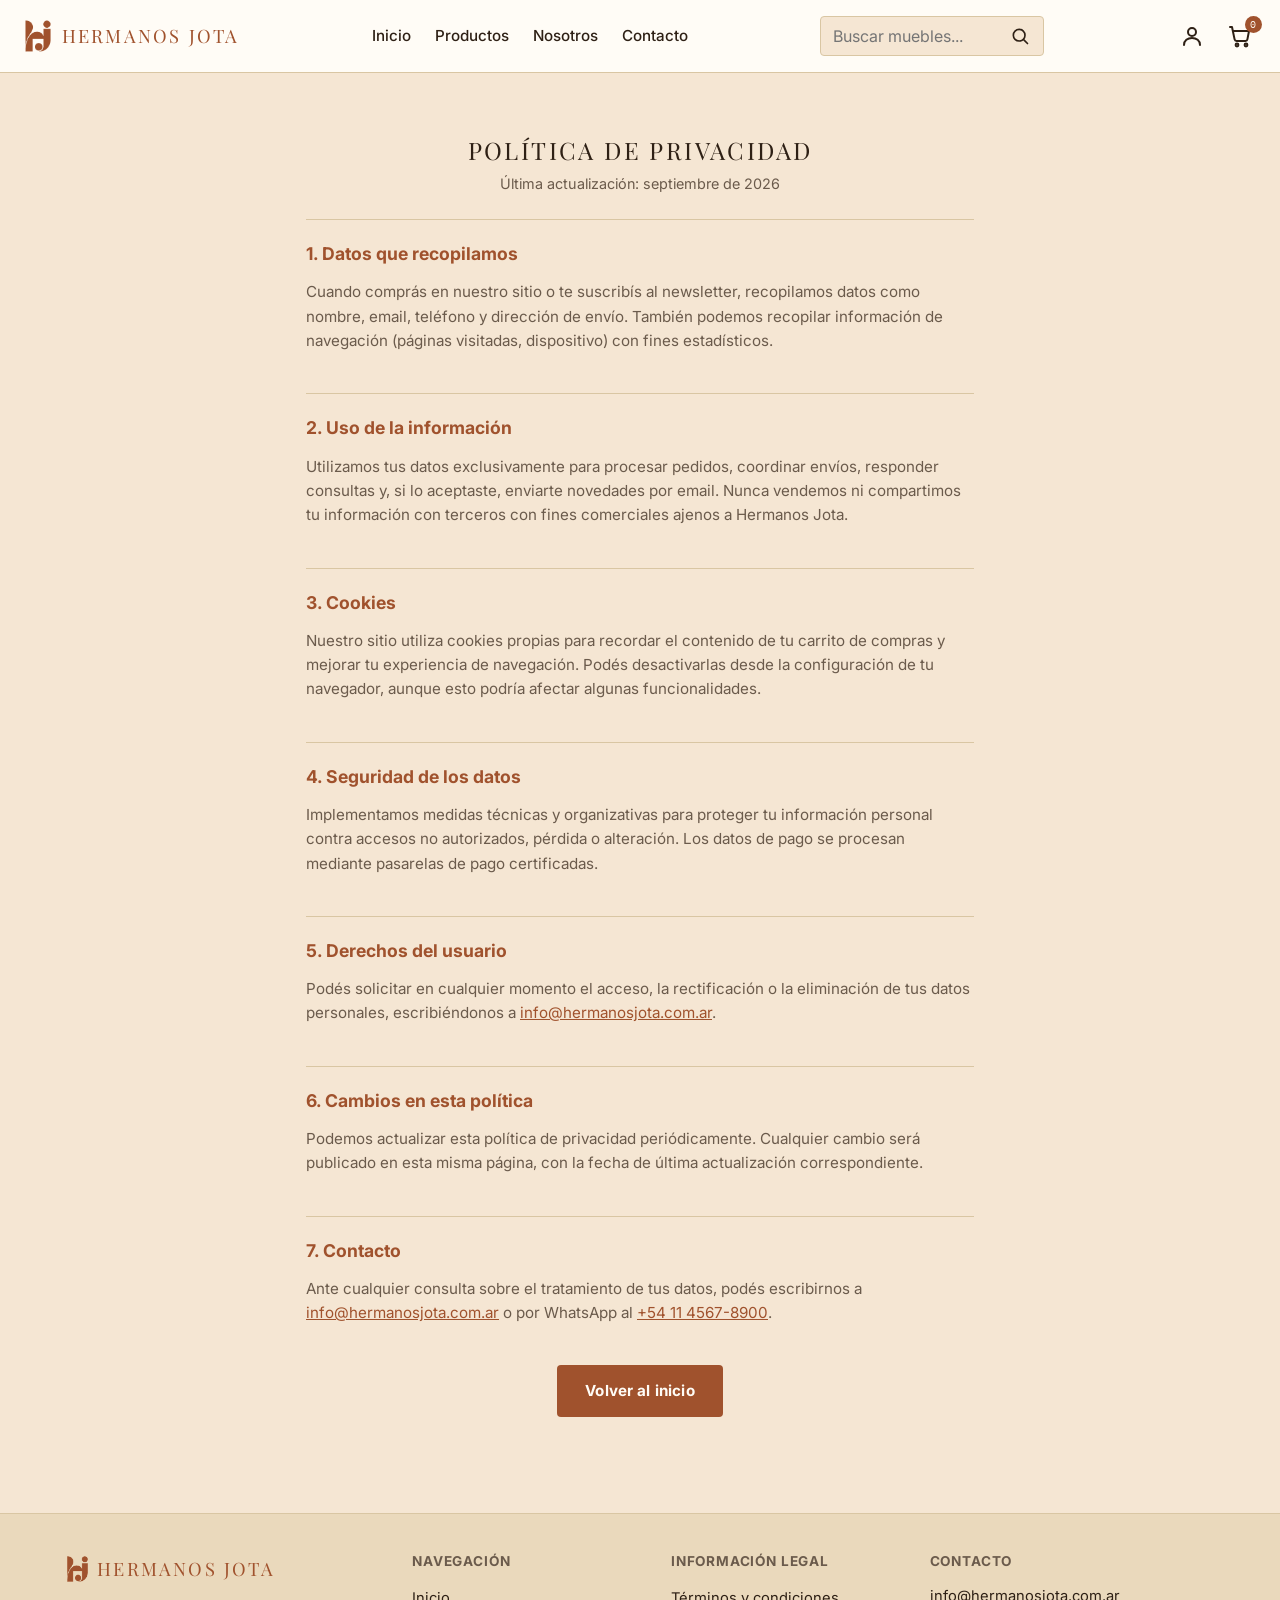
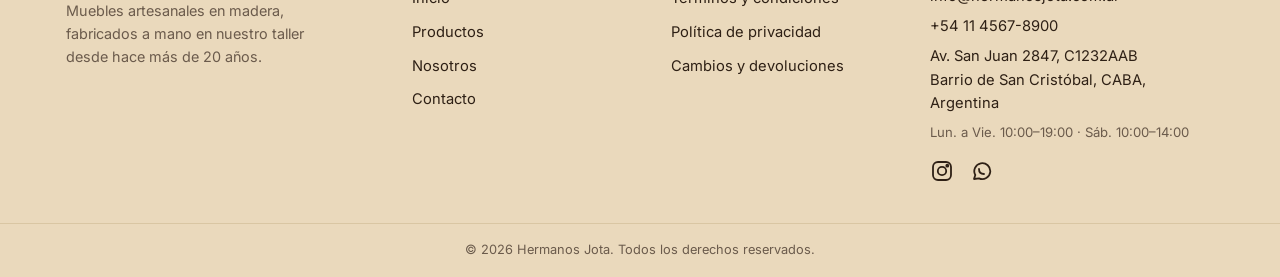
<file: frontend/src/pages/Privacidad.html>
<!DOCTYPE html>
<html lang="es">
<head>
  <meta charset="UTF-8">
  <meta name="viewport" content="width=device-width, initial-scale=1.0">
  <title>Política de privacidad | Hermanos Jota</title>
  <meta name="description" content="Política de privacidad de Hermanos Jota.">
  <meta name="robots" content="noindex, nofollow">
  <meta name="theme-color" content="#2E2015">
  <link rel="icon" type="image/png" href="../../public/images/branding/favicon.png">
  <link rel="apple-touch-icon" href="../../public/images/branding/apple-touch-icon.png">
  <link rel="preconnect" href="https://fonts.googleapis.com">
  <link rel="preconnect" href="https://fonts.gstatic.com" crossorigin>
  <link rel="stylesheet" href="../styles/styles.css">
</head>
<body>

<a class="skip-link" href="#main-content">Saltar al contenido principal</a>

  <header class="site-header">
    <div class="header__logo">
      <a href="Home.html" class="header__logo-link" aria-label="Hermanos Jota - Ir al inicio">
        <img
          src="../../public/images/branding/isotipo.png"
          alt=""
          width="34"
          height="41"
        >
        <span class="header__wordmark">Hermanos Jota</span>
      </a>
    </div>

    <nav class="header__nav" aria-label="Navegación principal">
      <ul id="primary-menu" class="nav__list">
        <li><a href="Home.html">Inicio</a></li>
        <li><a href="Productos.html">Productos</a></li>
        <li><a href="Home.html#historia">Nosotros</a></li>
        <li><a href="Contacto.html">Contacto</a></li>
      </ul>
    </nav>
    <form class="header__search" role="search" action="Productos.html" method="get">
      <label for="search-input" class="visually-hidden">Buscar productos</label>
      <input
        type="search"
        id="search-input"
        name="q"
        placeholder="Buscar muebles..."
        autocomplete="off"
      >
      <button type="submit" aria-label="Buscar">
        <img src="../../public/icons/search.svg" alt="" width="20" height="20">
      </button>
    </form>

    <div class="header__actions">
      <button
        class="nav__toggle"
        type="button"
        aria-expanded="false"
        aria-controls="primary-menu"
        aria-label="Abrir menú de navegación"
      >
        <span aria-hidden="true">☰</span>
      </button>

      <a href="Cuenta.html" class="header__icon-link" aria-label="Mi cuenta">
        <img src="../../public/icons/user.svg" alt="" width="24" height="24">
      </a>
      <a href="Carrito.html" class="header__icon-link header__cart" aria-label="Carrito de compras, 0 productos">
        <img src="../../public/icons/cart.svg" alt="" width="24" height="24">
        <span class="cart-count" aria-hidden="true">0</span>
      </a>
    </div>
  </header>
  <div id="live-region" class="visually-hidden" role="status" aria-live="polite"></div>

  <main id="main-content">

    <section class="legal-hero" aria-labelledby="privacidad-title">
      <h1 id="privacidad-title">Política de privacidad</h1>
      <p>Última actualización: septiembre de 2026</p>
    </section>

    <section class="legal-content">

      <article>
        <h2>1. Datos que recopilamos</h2>
        <p>
          Cuando comprás en nuestro sitio o te suscribís al newsletter, recopilamos
          datos como nombre, email, teléfono y dirección de envío. También podemos
          recopilar información de navegación (páginas visitadas, dispositivo) con
          fines estadísticos.
        </p>
      </article>

      <article>
        <h2>2. Uso de la información</h2>
        <p>
          Utilizamos tus datos exclusivamente para procesar pedidos, coordinar
          envíos, responder consultas y, si lo aceptaste, enviarte novedades por
          email. Nunca vendemos ni compartimos tu información con terceros con
          fines comerciales ajenos a Hermanos Jota.
        </p>
      </article>

      <article>
        <h2>3. Cookies</h2>
        <p>
          Nuestro sitio utiliza cookies propias para recordar el contenido de tu
          carrito de compras y mejorar tu experiencia de navegación. Podés
          desactivarlas desde la configuración de tu navegador, aunque esto podría
          afectar algunas funcionalidades.
        </p>
      </article>

      <article>
        <h2>4. Seguridad de los datos</h2>
        <p>
          Implementamos medidas técnicas y organizativas para proteger tu
          información personal contra accesos no autorizados, pérdida o alteración.
          Los datos de pago se procesan mediante pasarelas de pago certificadas.
        </p>
      </article>

      <article>
        <h2>5. Derechos del usuario</h2>
        <p>
          Podés solicitar en cualquier momento el acceso, la rectificación o la
          eliminación de tus datos personales, escribiéndonos a
          <a href="mailto:info@hermanosjota.com.ar">info@hermanosjota.com.ar</a>.
        </p>
      </article>

      <article>
        <h2>6. Cambios en esta política</h2>
        <p>
          Podemos actualizar esta política de privacidad periódicamente. Cualquier
          cambio será publicado en esta misma página, con la fecha de última
          actualización correspondiente.
        </p>
      </article>

      <article>
        <h2>7. Contacto</h2>
        <p>
          Ante cualquier consulta sobre el tratamiento de tus datos, podés
          escribirnos a <a href="mailto:info@hermanosjota.com.ar">info@hermanosjota.com.ar</a>
          o por WhatsApp al <a href="https://wa.me/5491145678900">+54 11 4567-8900</a>.
        </p>
      </article>

    </section>

    <a href="Home.html" class="btn btn--primary legal-content__volver">Volver al inicio</a>

  </main>

<footer class="site-footer">
    <div class="site-footer__grid">

      <div class="site-footer__brand">
        <div class="site-footer__logo">
          <img
            src="../../public/images/branding/isotipo.png"
            alt=""
            width="28"
            height="34"
          >
          <span class="header__wordmark">Hermanos Jota</span>
        </div>
        <p>
          Muebles artesanales en madera, fabricados a mano en nuestro
          taller desde hace más de 20 años.
        </p>
      </div>

      <nav class="site-footer__nav" aria-label="Navegación del pie de página">
        <h2>Navegación</h2>
        <ul>
          <li><a href="Home.html">Inicio</a></li>
          <li><a href="Productos.html">Productos</a></li>
          <li><a href="Home.html#historia">Nosotros</a></li>
          <li><a href="Contacto.html">Contacto</a></li>
        </ul>
      </nav>

      <div class="site-footer__legal">
        <h2>Información legal</h2>
        <ul>
          <li><a href="Terminos.html">Términos y condiciones</a></li>
          <li><a href="Privacidad.html">Política de privacidad</a></li>
          <li><a href="CambiosDevoluciones.html">Cambios y devoluciones</a></li>
        </ul>
      </div>

      <div class="site-footer__contacto">
        <h2>Contacto</h2>
        <address>
          <p>
            <a href="mailto:info@hermanosjota.com.ar">info@hermanosjota.com.ar</a>
          </p>
          <p>
            <a href="https://wa.me/5491145678900">+54 11 4567-8900</a>
          </p>
          <p>
            Av. San Juan 2847, C1232AAB<br>
            Barrio de San Cristóbal, CABA, Argentina
          </p>
          <p class="site-footer__horarios">
            Lun. a Vie. 10:00–19:00 · Sáb. 10:00–14:00
          </p>
        </address>

        <ul class="site-footer__social" aria-label="Redes sociales">
          <li>
            <a href="https://instagram.com/hermanosjota_ba" aria-label="Instagram de Hermanos Jota" target="_blank" rel="noopener noreferrer">
              <img src="../../public/icons/instagram.svg" alt="" width="24" height="24">
            </a>
          </li>
          <li>
            <a href="https://wa.me/5491145678900" aria-label="WhatsApp de Hermanos Jota" target="_blank" rel="noopener noreferrer">
              <img src="../../public/icons/whatsapp.svg" alt="" width="24" height="24">
            </a>
          </li>
        </ul>
      </div>

    </div>

    <div class="site-footer__bottom">
      <p>&copy; <span id="footer-year">2026</span> Hermanos Jota. Todos los derechos reservados.</p>
    </div>
  </footer>
  <script type="module" src="../assets/js/main.js"></script>
</body>
</html>
</file>
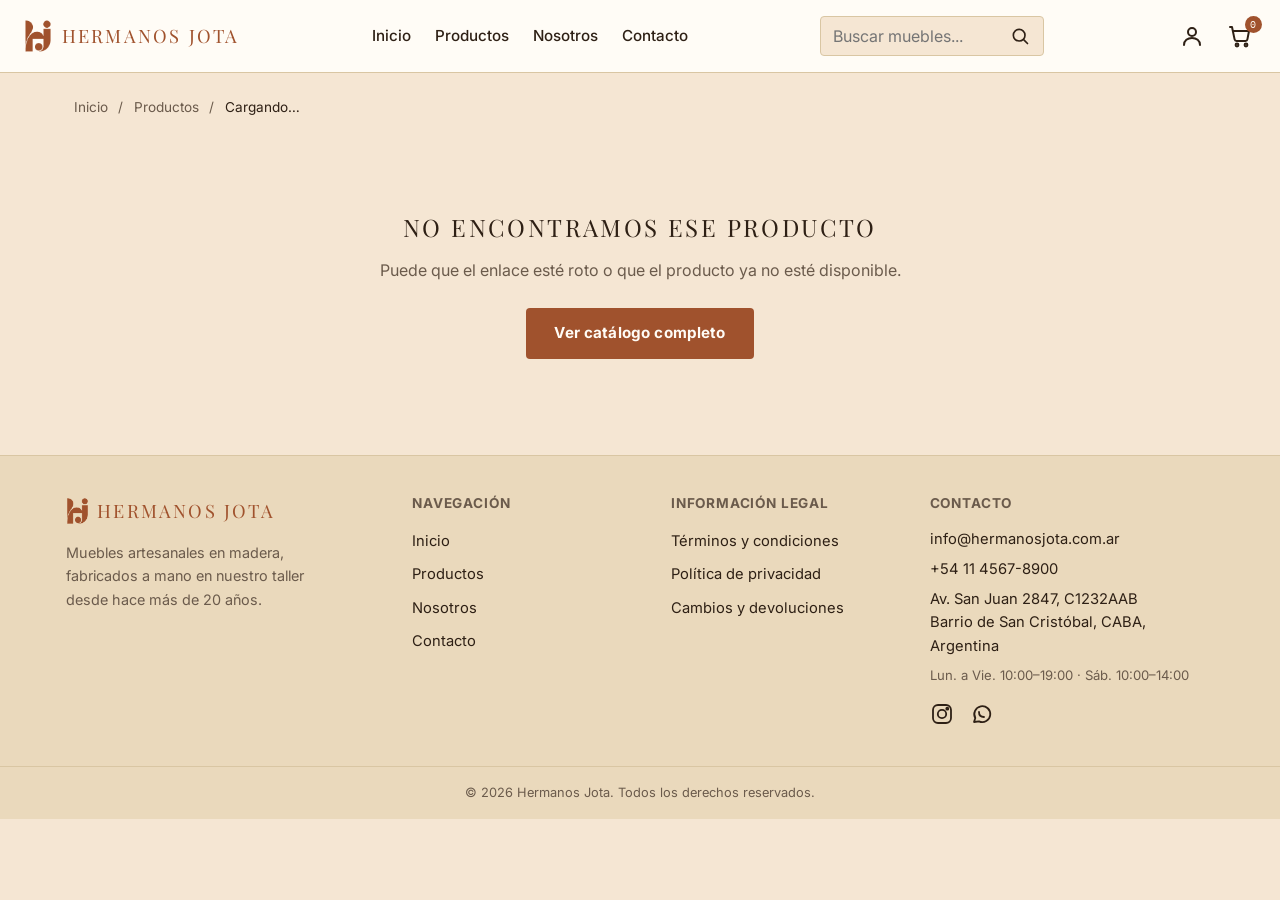
<file: frontend/src/pages/Producto.html>
<!DOCTYPE html>
<html lang="es">
<head>
  <meta charset="UTF-8">
  <meta name="viewport" content="width=device-width, initial-scale=1.0">
  <title id="page-title">Mesa de Centro Araucaria | Hermanos Jota</title>
  <meta id="meta-description" name="description" content="Mesa de centro con sobre circular de mármol Patagonia y base de tres patas en madera de nogal.">
  <meta id="meta-robots" name="robots" content="index, follow">
  <meta name="theme-color" content="#2E2015">
  <link id="canonical-link" rel="canonical" href="https://www.hermanosjota.com.ar/producto.html">

  <meta property="og:type" content="product">
  <meta property="og:locale" content="es_AR">
  <meta property="og:site_name" content="Hermanos Jota">
  <meta id="og-title" property="og:title" content="Mesa de Centro Araucaria | Hermanos Jota">
  <meta id="og-description" property="og:description" content="Mesa de centro con sobre circular de mármol Patagonia y base de tres patas en madera de nogal.">
  <meta id="og-image" property="og:image" content="https://www.hermanosjota.com.ar/assets/images/productos/mesa-de-centro-araucaria.webp">
  <meta name="twitter:card" content="summary_large_image">

  <link rel="icon" type="image/png" href="../../public/images/branding/favicon.png">
  <link rel="apple-touch-icon" href="../../public/images/branding/apple-touch-icon.png">
  <link rel="preconnect" href="https://fonts.googleapis.com">
  <link rel="preconnect" href="https://fonts.gstatic.com" crossorigin>
  <link rel="stylesheet" href="../styles/styles.css">
</head>
<body>

<a class="skip-link" href="#main-content">Saltar al contenido principal</a>

  <header class="site-header">
    <div class="header__logo">
      <a href="Home.html" class="header__logo-link" aria-label="Hermanos Jota - Ir al inicio">
        <img
          src="../../public/images/branding/isotipo.png"
          alt=""
          width="34"
          height="41"
        >
        <span class="header__wordmark">Hermanos Jota</span>
      </a>
    </div>

    <nav class="header__nav" aria-label="Navegación principal">
      <ul id="primary-menu" class="nav__list">
        <li><a href="Home.html">Inicio</a></li>
        <li><a href="Productos.html">Productos</a></li>
        <li><a href="Home.html#historia">Nosotros</a></li>
        <li><a href="Contacto.html">Contacto</a></li>
      </ul>
    </nav>
    <form class="header__search" role="search" action="Productos.html" method="get">
      <label for="search-input" class="visually-hidden">Buscar productos</label>
      <input
        type="search"
        id="search-input"
        name="q"
        placeholder="Buscar muebles..."
        autocomplete="off"
      >
      <button type="submit" aria-label="Buscar">
        <img src="../../public/icons/search.svg" alt="" width="20" height="20">
      </button>
    </form>

    <div class="header__actions">
      <button
        class="nav__toggle"
        type="button"
        aria-expanded="false"
        aria-controls="primary-menu"
        aria-label="Abrir menú de navegación"
      >
        <span aria-hidden="true">☰</span>
      </button>

      <a href="Cuenta.html" class="header__icon-link" aria-label="Mi cuenta">
        <img src="../../public/icons/user.svg" alt="" width="24" height="24">
      </a>
      <a href="Carrito.html" class="header__icon-link header__cart" aria-label="Carrito de compras, 0 productos">
        <img src="../../public/icons/cart.svg" alt="" width="24" height="24">
        <span class="cart-count" aria-hidden="true">0</span>
      </a>
    </div>
  </header>
  <div id="live-region" class="visually-hidden" role="status" aria-live="polite"></div>

  <main id="main-content">
    <nav class="producto-detalle__breadcrumb" aria-label="Ruta de navegación">
      <a href="Home.html">Inicio</a>
      <span aria-hidden="true">/</span>
      <a href="Productos.html">Productos</a>
      <span aria-hidden="true">/</span>
      <span id="breadcrumb-actual" aria-current="page">Cargando…</span>
    </nav>

    <!--
      Esta ficha ahora es dinámica: producto-detalle.js lee "?id=" de la
      URL, busca el producto en data/productos.js y arma todo este bloque
      (incluida la imagen, el precio, el selector de cantidad y los
      botones de acción) dentro de #producto-detalle. Por eso el
      contenedor arranca vacío: cualquier contenido fijo acá quedaría
      pisado apenas corra el script.
    -->
    <p id="producto-cargando">Cargando producto…</p>

    <section id="producto-no-encontrado" class="producto-no-encontrado" hidden>
      <h1>No encontramos ese producto</h1>
      <p>Puede que el enlace esté roto o que el producto ya no esté disponible.</p>
      <a href="Productos.html" class="btn btn--primary">Ver catálogo completo</a>
    </section>

    <section id="producto-detalle" class="producto-detalle" aria-labelledby="producto-detalle-title" hidden></section>
  </main>

<footer class="site-footer">
    <div class="site-footer__grid">

      <div class="site-footer__brand">
        <div class="site-footer__logo">
          <img
            src="../../public/images/branding/isotipo.png"
            alt=""
            width="28"
            height="34"
          >
          <span class="header__wordmark">Hermanos Jota</span>
        </div>
        <p>
          Muebles artesanales en madera, fabricados a mano en nuestro
          taller desde hace más de 20 años.
        </p>
      </div>

      <nav class="site-footer__nav" aria-label="Navegación del pie de página">
        <h2>Navegación</h2>
        <ul>
          <li><a href="Home.html">Inicio</a></li>
          <li><a href="Productos.html">Productos</a></li>
          <li><a href="Home.html#historia">Nosotros</a></li>
          <li><a href="Contacto.html">Contacto</a></li>
        </ul>
      </nav>

      <div class="site-footer__legal">
        <h2>Información legal</h2>
        <ul>
          <li><a href="Terminos.html">Términos y condiciones</a></li>
          <li><a href="Privacidad.html">Política de privacidad</a></li>
          <li><a href="CambiosDevoluciones.html">Cambios y devoluciones</a></li>
        </ul>
      </div>

      <div class="site-footer__contacto">
        <h2>Contacto</h2>
        <address>
          <p>
            <a href="mailto:info@hermanosjota.com.ar">info@hermanosjota.com.ar</a>
          </p>
          <p>
            <a href="https://wa.me/5491145678900">+54 11 4567-8900</a>
          </p>
          <p>
            Av. San Juan 2847, C1232AAB<br>
            Barrio de San Cristóbal, CABA, Argentina
          </p>
          <p class="site-footer__horarios">
            Lun. a Vie. 10:00–19:00 · Sáb. 10:00–14:00
          </p>
        </address>

        <ul class="site-footer__social" aria-label="Redes sociales">
          <li>
            <a href="https://instagram.com/hermanosjota_ba" aria-label="Instagram de Hermanos Jota" target="_blank" rel="noopener noreferrer">
              <img src="../../public/icons/instagram.svg" alt="" width="24" height="24">
            </a>
          </li>
          <li>
            <a href="https://wa.me/5491145678900" aria-label="WhatsApp de Hermanos Jota" target="_blank" rel="noopener noreferrer">
              <img src="../../public/icons/whatsapp.svg" alt="" width="24" height="24">
            </a>
          </li>
        </ul>
      </div>

    </div>

    <div class="site-footer__bottom">
      <p>&copy; <span id="footer-year">2026</span> Hermanos Jota. Todos los derechos reservados.</p>
    </div>
  </footer>

  <script type="module" src="../assets/js/main.js"></script>
  <script type="module" src="../assets/js/producto-detalle.js"></script>
</body>
</html>
</file>
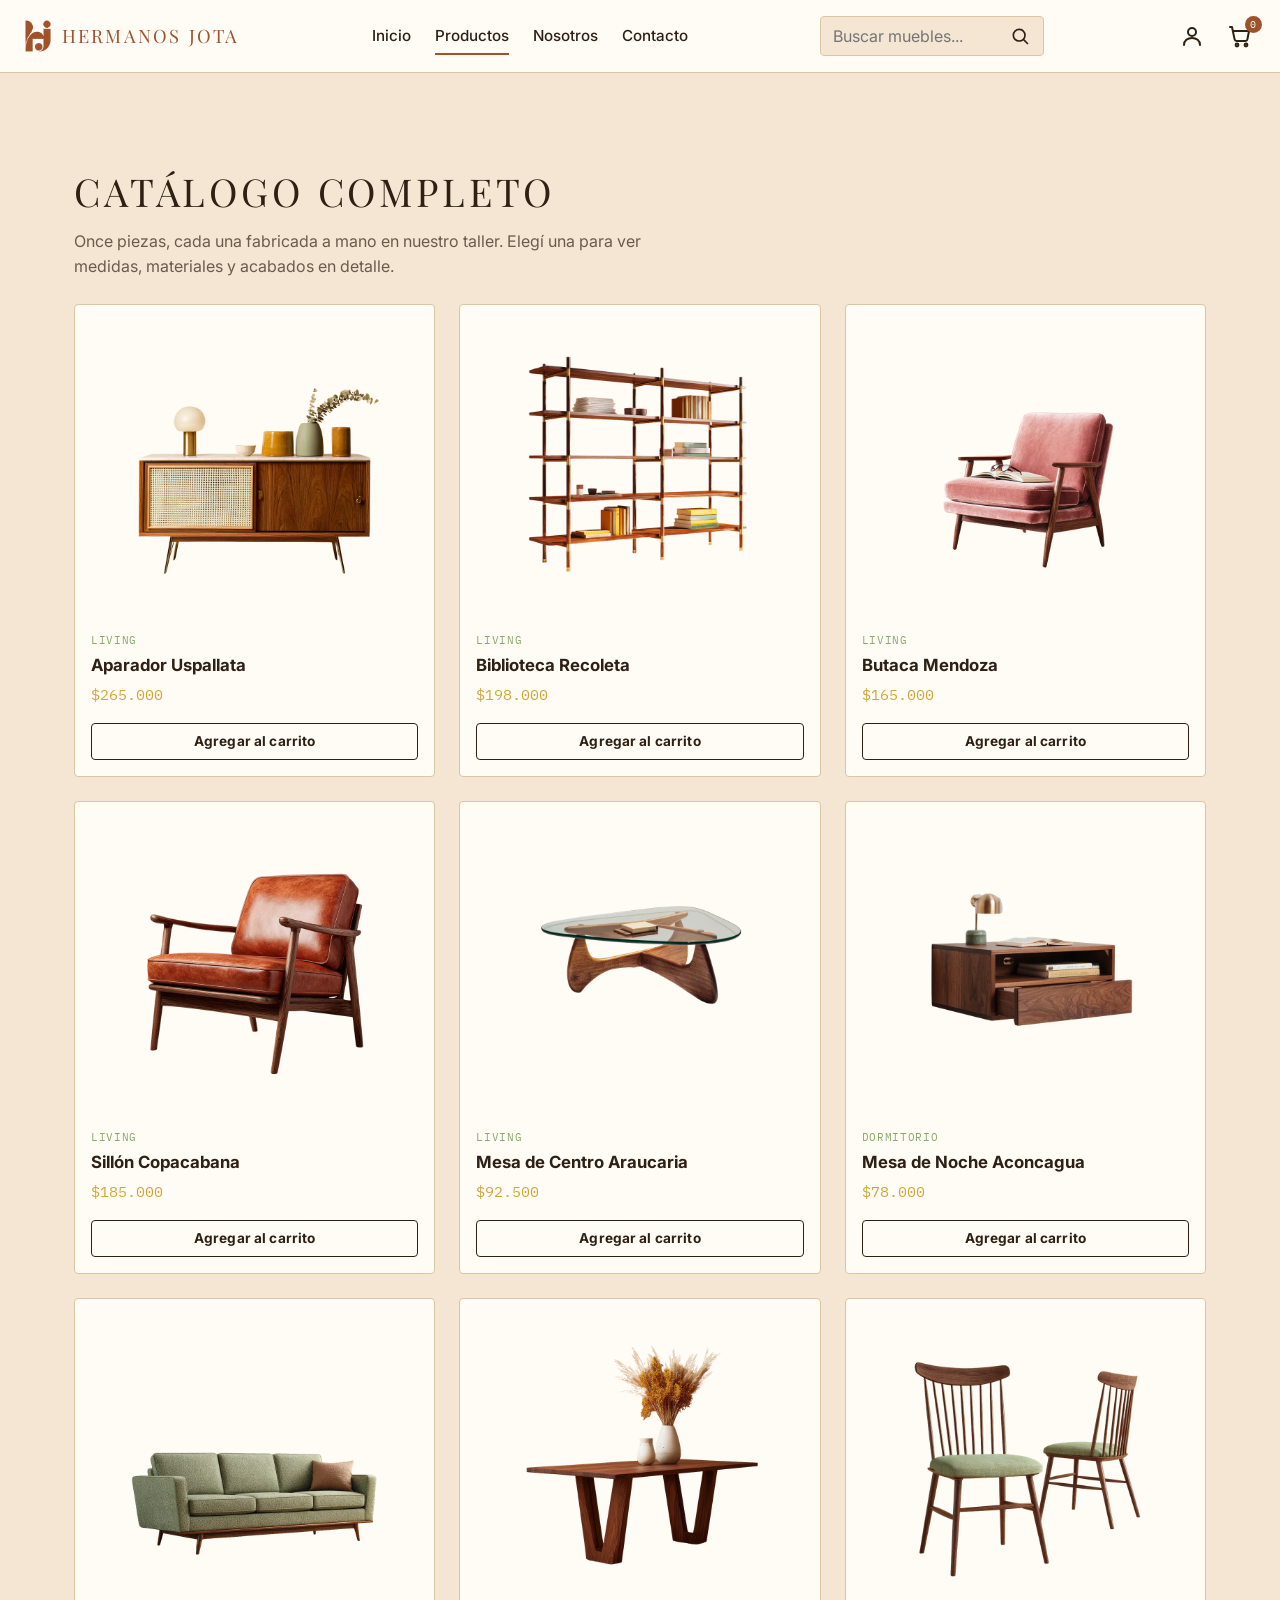
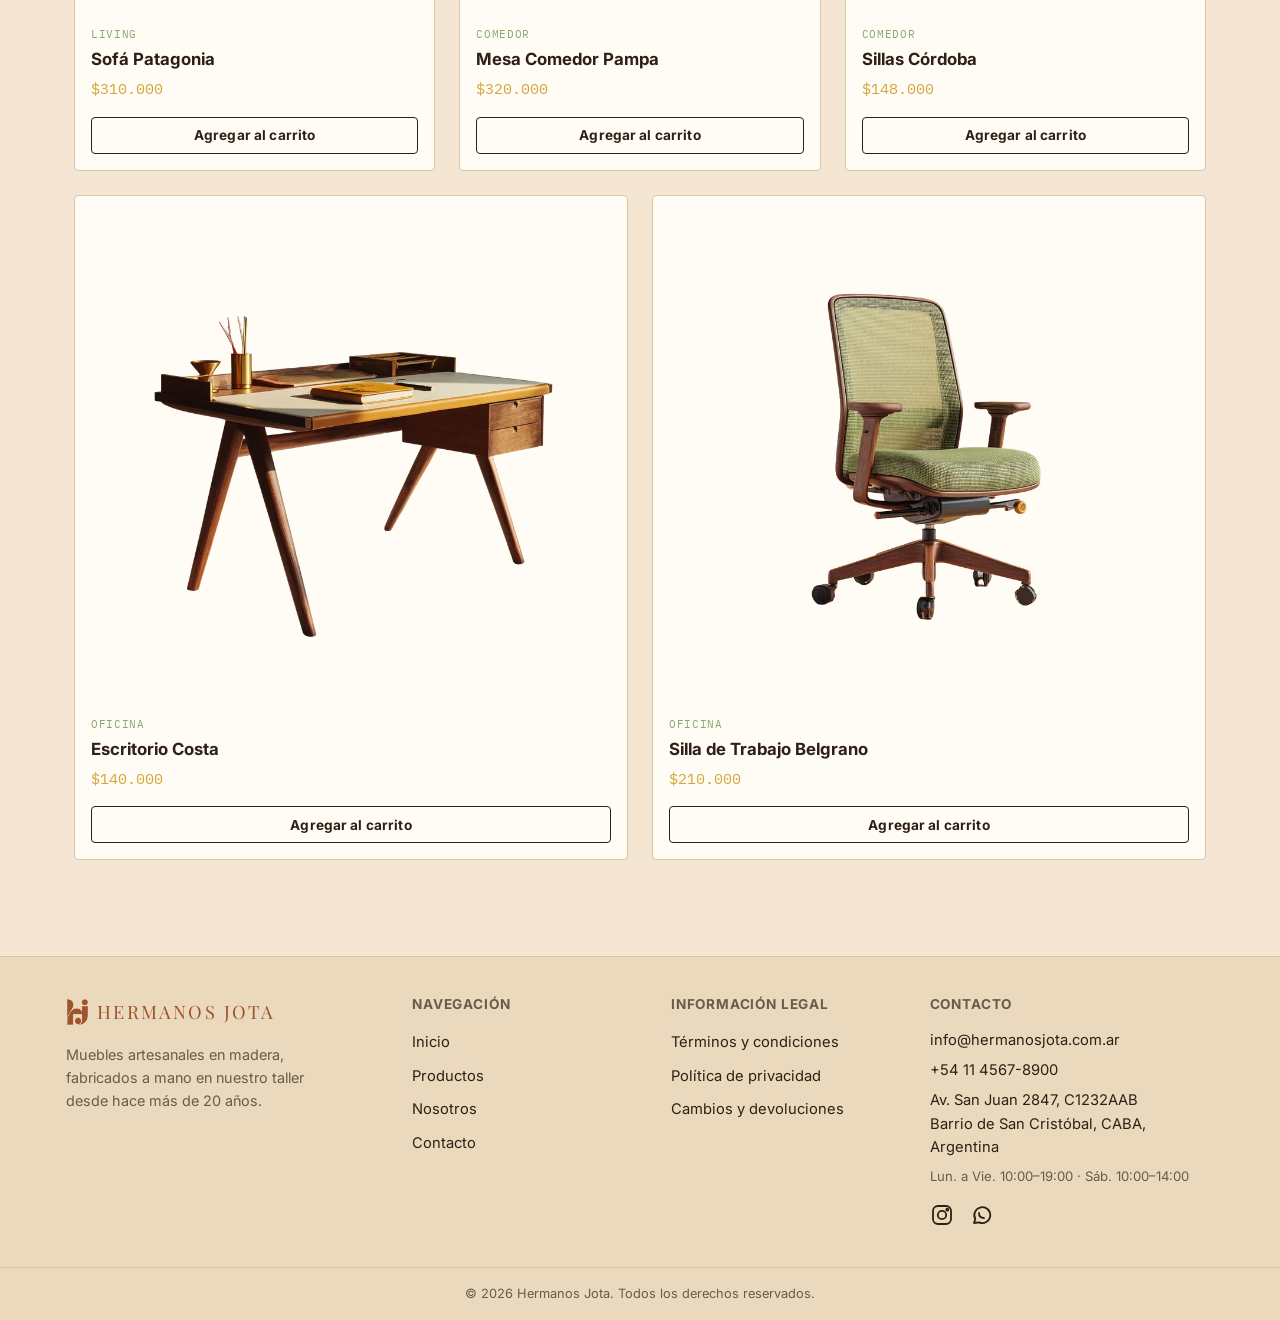
<file: frontend/src/pages/Productos.html>
<!DOCTYPE html>
<html lang="es">
<head>
  <meta charset="UTF-8">
  <meta name="viewport" content="width=device-width, initial-scale=1.0">
  <title>Productos | Hermanos Jota</title>
  <meta name="description" content="Catálogo completo de Hermanos Jota: muebles artesanales en madera para living, comedor, dormitorio y oficina.">
  <meta name="robots" content="index, follow">
  <link rel="canonical" href="https://www.hermanosjota.com.ar/productos.html">
  <meta name="theme-color" content="#2E2015">

  <meta property="og:type" content="website">
  <meta property="og:locale" content="es_AR">
  <meta property="og:site_name" content="Hermanos Jota">
  <meta property="og:title" content="Catálogo | Hermanos Jota">
  <meta property="og:description" content="Once piezas de mobiliario artesanal en madera: living, comedor, dormitorio y oficina.">
  <meta property="og:url" content="https://www.hermanosjota.com.ar/productos.html">
  <meta name="twitter:card" content="summary_large_image">

  <link rel="icon" type="image/png" href="../../public/images/branding/favicon.png">
  <link rel="apple-touch-icon" href="../../public/images/branding/apple-touch-icon.png">
  <link rel="preconnect" href="https://fonts.googleapis.com">
  <link rel="preconnect" href="https://fonts.gstatic.com" crossorigin>
  <link rel="stylesheet" href="../styles/styles.css">
</head>
<body>

<a class="skip-link" href="#main-content">Saltar al contenido principal</a>

  <header class="site-header">
    <div class="header__logo">
      <a href="Home.html" class="header__logo-link" aria-label="Hermanos Jota - Ir al inicio">
        <img
          src="../../public/images/branding/isotipo.png"
          alt=""
          width="34"
          height="41"
        >
        <span class="header__wordmark">Hermanos Jota</span>
      </a>
    </div>

    <nav class="header__nav" aria-label="Navegación principal">
      <ul id="primary-menu" class="nav__list">
        <li><a href="Home.html">Inicio</a></li>
        <li><a href="Productos.html" aria-current="page">Productos</a></li>
        <li><a href="Home.html#historia">Nosotros</a></li>
        <li><a href="Contacto.html">Contacto</a></li>
      </ul>
    </nav>
    <form class="header__search" role="search" action="Productos.html" method="get">
      <label for="search-input" class="visually-hidden">Buscar productos</label>
      <input
        type="search"
        id="search-input"
        name="q"
        placeholder="Buscar muebles..."
        autocomplete="off"
      >
      <button type="submit" aria-label="Buscar">
        <img src="../../public/icons/search.svg" alt="" width="20" height="20">
      </button>
    </form>

    <div class="header__actions">
      <button
        class="nav__toggle"
        type="button"
        aria-expanded="false"
        aria-controls="primary-menu"
        aria-label="Abrir menú de navegación"
      >
        <span aria-hidden="true">☰</span>
      </button>

      <a href="Cuenta.html" class="header__icon-link" aria-label="Mi cuenta">
        <img src="../../public/icons/user.svg" alt="" width="24" height="24">
      </a>
      <a href="Carrito.html" class="header__icon-link header__cart" aria-label="Carrito de compras, 0 productos">
        <img src="../../public/icons/cart.svg" alt="" width="24" height="24">
        <span class="cart-count" aria-hidden="true">0</span>
      </a>
    </div>
  </header>
  <div id="live-region" class="visually-hidden" role="status" aria-live="polite"></div>

  <main id="main-content">
    <section class="productos-listado" aria-labelledby="productos-listado-title">
      <h1 id="productos-listado-title">Catálogo completo</h1>
      <p class="productos-listado__intro">
        Once piezas, cada una fabricada a mano en nuestro taller. Elegí una
        para ver medidas, materiales y acabados en detalle.
      </p>

      <!--
        Las 11 tarjetas están escritas a mano acá abajo. En la versión
        con JavaScript, este bloque se reemplaza por una lista vacía que
        se llena dinámicamente recorriendo un array de objetos
        (ver /assets/js/productos-listado.js y /data/productos.js en
        esa versión) — pero la estructura de cada tarjeta es la misma.
      -->
      <ul class="productos-listado__grid" id="productos-listado-grid">
        <li>
          <article class="producto-card">
            <a href="Producto.html?id=1" class="producto-card__link">
              <figure class="producto-card__media">
                <img
                  src="../../public/images/productos/aparador-uspallata.webp"
                  alt="Aparador Uspallata, living"
                  width="600"
                  height="600"
                  loading="lazy"
                >
              </figure>
              <div class="producto-card__info">
                <p class="producto-card__categoria">Living</p>
                <h3>Aparador Uspallata</h3>
                <p class="producto-card__price">$265.000</p>
              </div>
            </a>
            <button type="button" class="btn btn--secondary producto-card__cta" aria-label="Agregar Aparador Uspallata al carrito">
              Agregar al carrito
            </button>
          </article>
        </li>

        <li>
          <article class="producto-card">
            <a href="Producto.html?id=2" class="producto-card__link">
              <figure class="producto-card__media">
                <img
                  src="../../public/images/productos/biblioteca-recoleta.webp"
                  alt="Biblioteca Recoleta, living"
                  width="600"
                  height="600"
                  loading="lazy"
                >
              </figure>
              <div class="producto-card__info">
                <p class="producto-card__categoria">Living</p>
                <h3>Biblioteca Recoleta</h3>
                <p class="producto-card__price">$198.000</p>
              </div>
            </a>
            <button type="button" class="btn btn--secondary producto-card__cta" aria-label="Agregar Biblioteca Recoleta al carrito">
              Agregar al carrito
            </button>
          </article>
        </li>

        <li>
          <article class="producto-card">
            <a href="Producto.html?id=3" class="producto-card__link">
              <figure class="producto-card__media">
                <img
                  src="../../public/images/productos/butaca-mendoza.webp"
                  alt="Butaca Mendoza, living"
                  width="600"
                  height="600"
                  loading="lazy"
                >
              </figure>
              <div class="producto-card__info">
                <p class="producto-card__categoria">Living</p>
                <h3>Butaca Mendoza</h3>
                <p class="producto-card__price">$165.000</p>
              </div>
            </a>
            <button type="button" class="btn btn--secondary producto-card__cta" aria-label="Agregar Butaca Mendoza al carrito">
              Agregar al carrito
            </button>
          </article>
        </li>

        <li>
          <article class="producto-card">
            <a href="Producto.html?id=4" class="producto-card__link">
              <figure class="producto-card__media">
                <img
                  src="../../public/images/productos/sillon-copacabana.webp"
                  alt="Sillón Copacabana, living"
                  width="600"
                  height="600"
                  loading="lazy"
                >
              </figure>
              <div class="producto-card__info">
                <p class="producto-card__categoria">Living</p>
                <h3>Sillón Copacabana</h3>
                <p class="producto-card__price">$185.000</p>
              </div>
            </a>
            <button type="button" class="btn btn--secondary producto-card__cta" aria-label="Agregar Sillón Copacabana al carrito">
              Agregar al carrito
            </button>
          </article>
        </li>

        <li>
          <article class="producto-card">
            <a href="Producto.html?id=5" class="producto-card__link">
              <figure class="producto-card__media">
                <img
                  src="../../public/images/productos/mesa-de-centro-araucaria.webp"
                  alt="Mesa de Centro Araucaria, living"
                  width="600"
                  height="600"
                  loading="lazy"
                >
              </figure>
              <div class="producto-card__info">
                <p class="producto-card__categoria">Living</p>
                <h3>Mesa de Centro Araucaria</h3>
                <p class="producto-card__price">$92.500</p>
              </div>
            </a>
            <button type="button" class="btn btn--secondary producto-card__cta" aria-label="Agregar Mesa de Centro Araucaria al carrito">
              Agregar al carrito
            </button>
          </article>
        </li>

        <li>
          <article class="producto-card">
            <a href="Producto.html?id=6" class="producto-card__link">
              <figure class="producto-card__media">
                <img
                  src="../../public/images/productos/mesa-de-noche-aconcagua.webp"
                  alt="Mesa de Noche Aconcagua, dormitorio"
                  width="600"
                  height="600"
                  loading="lazy"
                >
              </figure>
              <div class="producto-card__info">
                <p class="producto-card__categoria">Dormitorio</p>
                <h3>Mesa de Noche Aconcagua</h3>
                <p class="producto-card__price">$78.000</p>
              </div>
            </a>
            <button type="button" class="btn btn--secondary producto-card__cta" aria-label="Agregar Mesa de Noche Aconcagua al carrito">
              Agregar al carrito
            </button>
          </article>
        </li>

        <li>
          <article class="producto-card">
            <a href="Producto.html?id=7" class="producto-card__link">
              <figure class="producto-card__media">
                <img
                  src="../../public/images/productos/sofa-patagonia.webp"
                  alt="Sofá Patagonia, living"
                  width="600"
                  height="600"
                  loading="lazy"
                >
              </figure>
              <div class="producto-card__info">
                <p class="producto-card__categoria">Living</p>
                <h3>Sofá Patagonia</h3>
                <p class="producto-card__price">$310.000</p>
              </div>
            </a>
            <button type="button" class="btn btn--secondary producto-card__cta" aria-label="Agregar Sofá Patagonia al carrito">
              Agregar al carrito
            </button>
          </article>
        </li>

        <li>
          <article class="producto-card">
            <a href="Producto.html?id=8" class="producto-card__link">
              <figure class="producto-card__media">
                <img
                  src="../../public/images/productos/mesa-comedor-pampa.webp"
                  alt="Mesa Comedor Pampa, comedor"
                  width="600"
                  height="600"
                  loading="lazy"
                >
              </figure>
              <div class="producto-card__info">
                <p class="producto-card__categoria">Comedor</p>
                <h3>Mesa Comedor Pampa</h3>
                <p class="producto-card__price">$320.000</p>
              </div>
            </a>
            <button type="button" class="btn btn--secondary producto-card__cta" aria-label="Agregar Mesa Comedor Pampa al carrito">
              Agregar al carrito
            </button>
          </article>
        </li>

        <li>
          <article class="producto-card">
            <a href="Producto.html?id=9" class="producto-card__link">
              <figure class="producto-card__media">
                <img
                  src="../../public/images/productos/sillas-cordoba.webp"
                  alt="Sillas Córdoba, comedor"
                  width="600"
                  height="600"
                  loading="lazy"
                >
              </figure>
              <div class="producto-card__info">
                <p class="producto-card__categoria">Comedor</p>
                <h3>Sillas Córdoba</h3>
                <p class="producto-card__price">$148.000</p>
              </div>
            </a>
            <button type="button" class="btn btn--secondary producto-card__cta" aria-label="Agregar Sillas Córdoba al carrito">
              Agregar al carrito
            </button>
          </article>
        </li>

        <li>
          <article class="producto-card">
            <a href="Producto.html?id=10" class="producto-card__link">
              <figure class="producto-card__media">
                <img
                  src="../../public/images/productos/escritorio-costa.webp"
                  alt="Escritorio Costa, oficina"
                  width="600"
                  height="600"
                  loading="lazy"
                >
              </figure>
              <div class="producto-card__info">
                <p class="producto-card__categoria">Oficina</p>
                <h3>Escritorio Costa</h3>
                <p class="producto-card__price">$140.000</p>
              </div>
            </a>
            <button type="button" class="btn btn--secondary producto-card__cta" aria-label="Agregar Escritorio Costa al carrito">
              Agregar al carrito
            </button>
          </article>
        </li>

        <li>
          <article class="producto-card">
            <a href="Producto.html?id=11" class="producto-card__link">
              <figure class="producto-card__media">
                <img
                  src="../../public/images/productos/silla-de-trabajo-belgrano.webp"
                  alt="Silla de Trabajo Belgrano, oficina"
                  width="600"
                  height="600"
                  loading="lazy"
                >
              </figure>
              <div class="producto-card__info">
                <p class="producto-card__categoria">Oficina</p>
                <h3>Silla de Trabajo Belgrano</h3>
                <p class="producto-card__price">$210.000</p>
              </div>
            </a>
            <button type="button" class="btn btn--secondary producto-card__cta" aria-label="Agregar Silla de Trabajo Belgrano al carrito">
              Agregar al carrito
            </button>
          </article>
        </li>
      </ul>
    </section>
  </main>

<footer class="site-footer">
    <div class="site-footer__grid">

      <div class="site-footer__brand">
        <div class="site-footer__logo">
          <img
            src="../../public/images/branding/isotipo.png"
            alt=""
            width="28"
            height="34"
          >
          <span class="header__wordmark">Hermanos Jota</span>
        </div>
        <p>
          Muebles artesanales en madera, fabricados a mano en nuestro
          taller desde hace más de 20 años.
        </p>
      </div>

      <nav class="site-footer__nav" aria-label="Navegación del pie de página">
        <h2>Navegación</h2>
        <ul>
          <li><a href="Home.html">Inicio</a></li>
          <li><a href="Productos.html">Productos</a></li>
          <li><a href="Home.html#historia">Nosotros</a></li>
          <li><a href="Contacto.html">Contacto</a></li>
        </ul>
      </nav>

      <div class="site-footer__legal">
        <h2>Información legal</h2>
        <ul>
          <li><a href="Terminos.html">Términos y condiciones</a></li>
          <li><a href="Privacidad.html">Política de privacidad</a></li>
          <li><a href="CambiosDevoluciones.html">Cambios y devoluciones</a></li>
        </ul>
      </div>

      <div class="site-footer__contacto">
        <h2>Contacto</h2>
        <address>
          <p>
            <a href="mailto:info@hermanosjota.com.ar">info@hermanosjota.com.ar</a>
          </p>
          <p>
            <a href="https://wa.me/5491145678900">+54 11 4567-8900</a>
          </p>
          <p>
            Av. San Juan 2847, C1232AAB<br>
            Barrio de San Cristóbal, CABA, Argentina
          </p>
          <p class="site-footer__horarios">
            Lun. a Vie. 10:00–19:00 · Sáb. 10:00–14:00
          </p>
        </address>

        <ul class="site-footer__social" aria-label="Redes sociales">
          <li>
            <a href="https://instagram.com/hermanosjota_ba" aria-label="Instagram de Hermanos Jota" target="_blank" rel="noopener noreferrer">
              <img src="../../public/icons/instagram.svg" alt="" width="24" height="24">
            </a>
          </li>
          <li>
            <a href="https://wa.me/5491145678900" aria-label="WhatsApp de Hermanos Jota" target="_blank" rel="noopener noreferrer">
              <img src="../../public/icons/whatsapp.svg" alt="" width="24" height="24">
            </a>
          </li>
        </ul>
      </div>

    </div>

    <div class="site-footer__bottom">
      <p>&copy; <span id="footer-year">2026</span> Hermanos Jota. Todos los derechos reservados.</p>
    </div>
  </footer>

  <script type="module" src="../assets/js/main.js"></script>
  <script type="module" src="../assets/js/productos-listado.js"></script>
</body>
</html>
</file>
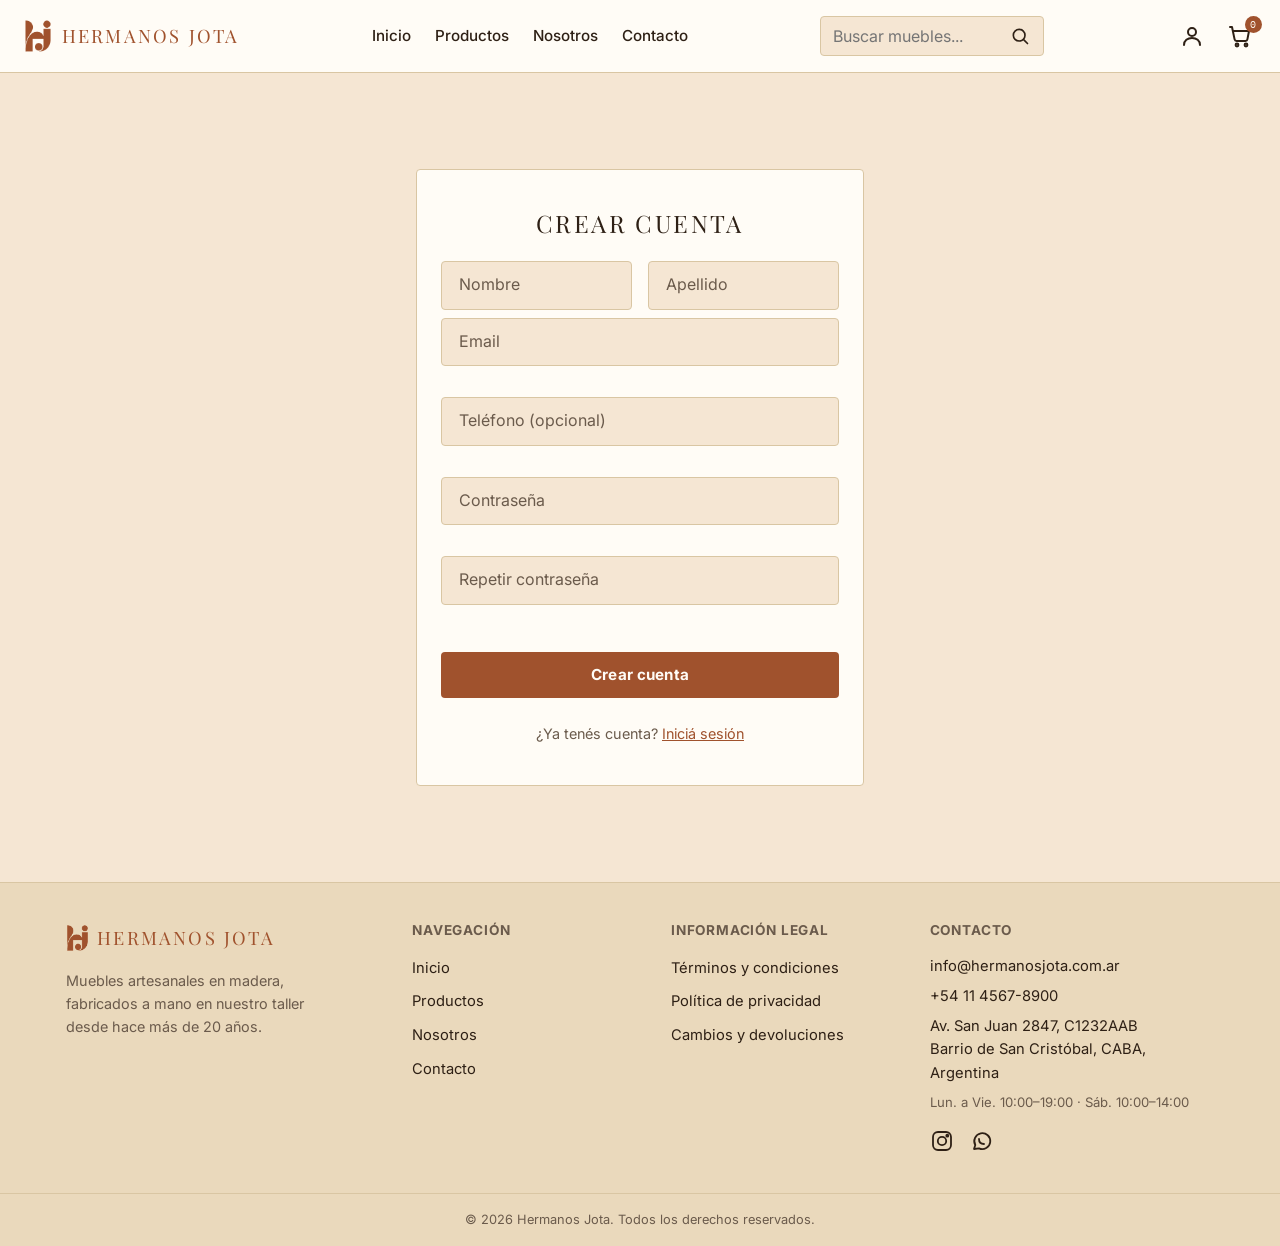
<file: frontend/src/pages/Register.html>
<!DOCTYPE html>
<html lang="es">
<head>
  <meta charset="UTF-8">
  <meta name="viewport" content="width=device-width, initial-scale=1.0">
  <title>Crear cuenta | Hermanos Jota</title>
  <meta name="description" content="Creá tu cuenta en Hermanos Jota.">
  <meta name="robots" content="noindex, nofollow">
  <meta name="theme-color" content="#2E2015">
  <link rel="icon" type="image/png" href="../../public/images/branding/favicon.png">
  <link rel="apple-touch-icon" href="../../public/images/branding/apple-touch-icon.png">
  <link rel="preconnect" href="https://fonts.googleapis.com">
  <link rel="preconnect" href="https://fonts.gstatic.com" crossorigin>
  <link rel="stylesheet" href="../styles/styles.css">
</head>
<body>

<a class="skip-link" href="#main-content">Saltar al contenido principal</a>

  <header class="site-header">
    <div class="header__logo">
      <a href="Home.html" class="header__logo-link" aria-label="Hermanos Jota - Ir al inicio">
        <img
          src="../../public/images/branding/isotipo.png"
          alt=""
          width="34"
          height="41"
        >
        <span class="header__wordmark">Hermanos Jota</span>
      </a>
    </div>

    <nav class="header__nav" aria-label="Navegación principal">
      <ul id="primary-menu" class="nav__list">
        <li><a href="Home.html">Inicio</a></li>
        <li><a href="Productos.html">Productos</a></li>
        <li><a href="Home.html#historia">Nosotros</a></li>
        <li><a href="Contacto.html">Contacto</a></li>
      </ul>
    </nav>

    <form class="header__search" role="search" action="Productos.html" method="get">
      <label for="search-input" class="visually-hidden">Buscar productos</label>
      <input
        type="search"
        id="search-input"
        name="q"
        placeholder="Buscar muebles..."
        autocomplete="off"
      >
      <button type="submit" aria-label="Buscar">
        <img src="../../public/icons/search.svg" alt="" width="20" height="20">
      </button>
    </form>

    <div class="header__actions">
      <button
        class="nav__toggle"
        type="button"
        aria-expanded="false"
        aria-controls="primary-menu"
        aria-label="Abrir menú de navegación"
      >
        <span aria-hidden="true">☰</span>
      </button>

      <a href="Cuenta.html" class="header__icon-link" aria-label="Mi cuenta">
        <img src="../../public/icons/user.svg" alt="" width="24" height="24">
      </a>

      <a href="Carrito.html" class="header__icon-link header__cart" aria-label="Carrito de compras, 0 productos">
        <img src="../../public/icons/cart.svg" alt="" width="24" height="24">
        <span class="cart-count" aria-hidden="true">0</span>
      </a>
    </div>
  </header>

  <div id="live-region" class="visually-hidden" role="status" aria-live="polite"></div>

  <main id="main-content">
    <section class="auth">
      <div class="auth__card">
        <h1 class="auth__title">Crear cuenta</h1>

        <form id="register-form" class="auth__form" novalidate>
          <div class="cuenta__row">
            <div class="form-field form-field--float">
              <div class="form-field__control">
                <input type="text" id="name" autocomplete="given-name" required placeholder=" ">
                <label for="name">Nombre</label>
              </div>
            </div>

            <div class="form-field form-field--float">
              <div class="form-field__control">
                <input type="text" id="lastname" autocomplete="family-name" required placeholder=" ">
                <label for="lastname">Apellido</label>
              </div>
            </div>
          </div>

          <div class="form-field form-field--float">
            <div class="form-field__control">
              <input type="email" id="email" autocomplete="email" required placeholder=" ">
              <label for="email">Email</label>
            </div>
            <p class="form-field__error" id="email-error" role="alert"></p>
          </div>

          <div class="form-field form-field--float">
            <div class="form-field__control">
              <input type="tel" id="phone" autocomplete="tel" placeholder=" ">
              <label for="phone">Teléfono (opcional)</label>
            </div>
            <p class="form-field__error" id="phone-error" role="alert"></p>
          </div>

          <div class="form-field form-field--float">
            <div class="form-field__control">
              <input type="password" id="password" autocomplete="new-password" required placeholder=" ">
              <label for="password">Contraseña</label>
            </div>
            <p class="form-field__error" id="password-error" role="alert"></p>
          </div>

          <div class="form-field form-field--float">
            <div class="form-field__control">
              <input type="password" id="password-confirmation" autocomplete="new-password" required placeholder=" ">
              <label for="password-confirmation">Repetir contraseña</label>
            </div>
            <p class="form-field__error" id="password-confirmation-error" role="alert"></p>
          </div>

          <button type="submit" class="btn btn--primary auth__submit">Crear cuenta</button>
        </form>

        <p class="auth__extra">
          ¿Ya tenés cuenta?
          <a href="Login.html">Iniciá sesión</a>
        </p>
      </div>
    </section>
  </main>

<footer class="site-footer">
    <div class="site-footer__grid">

      <div class="site-footer__brand">
        <div class="site-footer__logo">
          <img
            src="../../public/images/branding/isotipo.png"
            alt=""
            width="28"
            height="34"
          >
          <span class="header__wordmark">Hermanos Jota</span>
        </div>
        <p>
          Muebles artesanales en madera, fabricados a mano en nuestro
          taller desde hace más de 20 años.
        </p>
      </div>

      <nav class="site-footer__nav" aria-label="Navegación del pie de página">
        <h2>Navegación</h2>
        <ul>
          <li><a href="Home.html">Inicio</a></li>
          <li><a href="Productos.html">Productos</a></li>
          <li><a href="Home.html#historia">Nosotros</a></li>
          <li><a href="Contacto.html">Contacto</a></li>
        </ul>
      </nav>

      <div class="site-footer__legal">
        <h2>Información legal</h2>
        <ul>
          <li><a href="Terminos.html">Términos y condiciones</a></li>
          <li><a href="Privacidad.html">Política de privacidad</a></li>
          <li><a href="CambiosDevoluciones.html">Cambios y devoluciones</a></li>
        </ul>
      </div>

      <div class="site-footer__contacto">
        <h2>Contacto</h2>
        <address>
          <p>
            <a href="mailto:info@hermanosjota.com.ar">info@hermanosjota.com.ar</a>
          </p>
          <p>
            <a href="https://wa.me/5491145678900">+54 11 4567-8900</a>
          </p>
          <p>
            Av. San Juan 2847, C1232AAB<br>
            Barrio de San Cristóbal, CABA, Argentina
          </p>
          <p class="site-footer__horarios">
            Lun. a Vie. 10:00–19:00 · Sáb. 10:00–14:00
          </p>
        </address>

        <ul class="site-footer__social" aria-label="Redes sociales">
          <li>
            <a href="https://instagram.com/hermanosjota_ba" aria-label="Instagram de Hermanos Jota" target="_blank" rel="noopener noreferrer">
              <img src="../../public/icons/instagram.svg" alt="" width="24" height="24">
            </a>
          </li>
          <li>
            <a href="https://wa.me/5491145678900" aria-label="WhatsApp de Hermanos Jota" target="_blank" rel="noopener noreferrer">
              <img src="../../public/icons/whatsapp.svg" alt="" width="24" height="24">
            </a>
          </li>
        </ul>
      </div>

    </div>

    <div class="site-footer__bottom">
      <p>&copy; <span id="footer-year">2026</span> Hermanos Jota. Todos los derechos reservados.</p>
    </div>
  </footer>
  <script type="module" src="../assets/js/main.js"></script>
  <script type="module" src="../assets/js/register.js"></script>
</body>
</html>
</file>
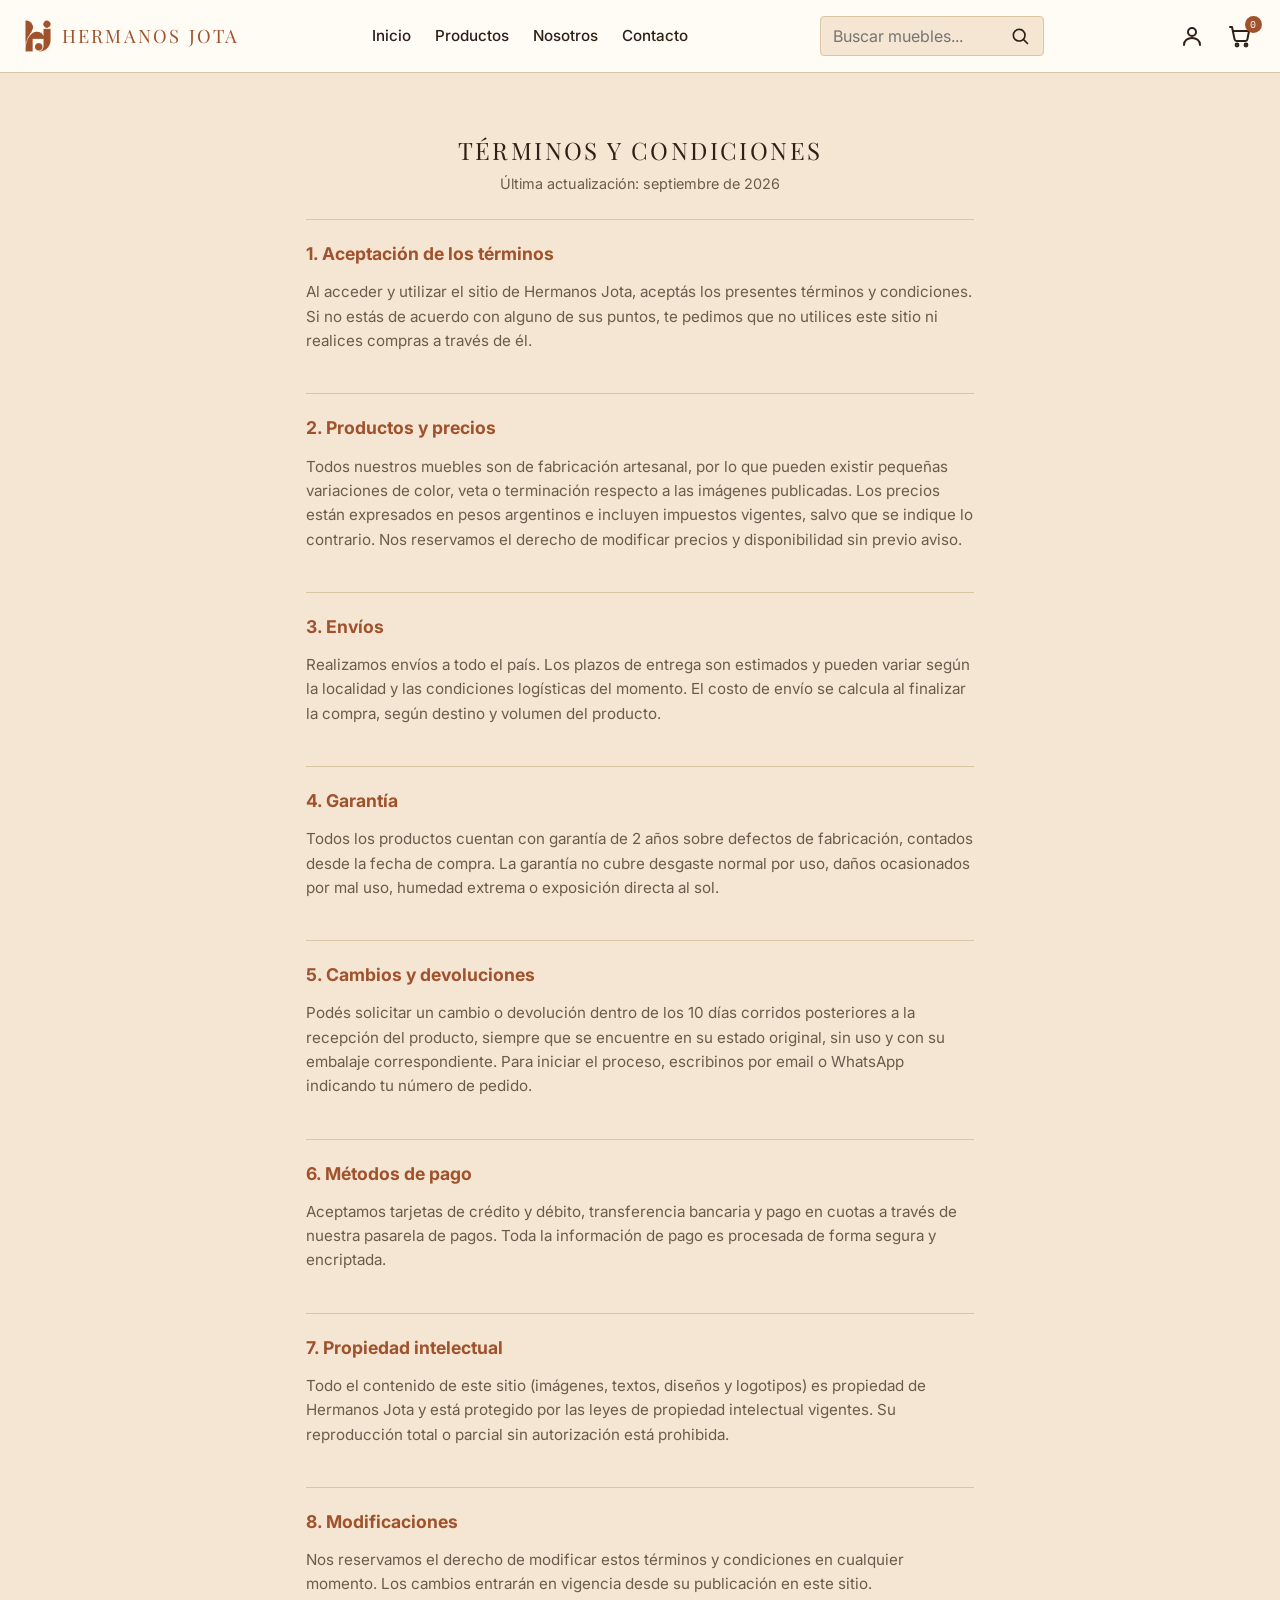
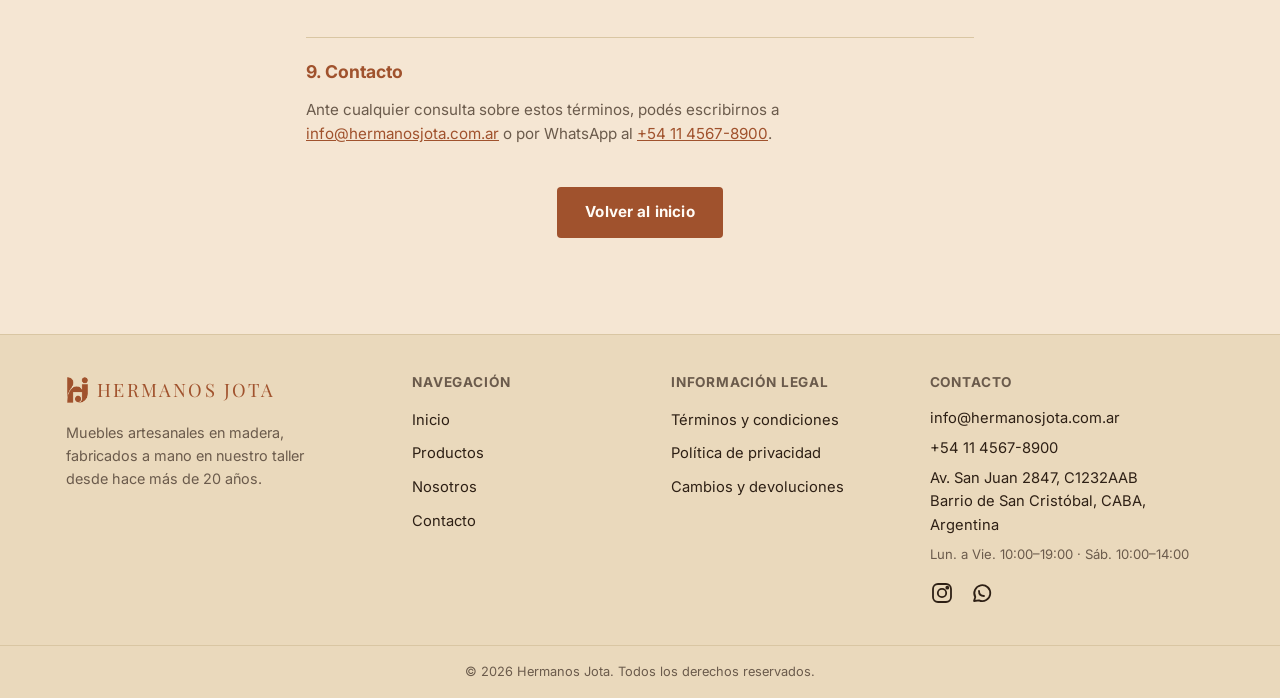
<file: frontend/src/pages/Terminos.html>
<!DOCTYPE html>
<html lang="es">
<head>
  <meta charset="UTF-8">
  <meta name="viewport" content="width=device-width, initial-scale=1.0">
  <title>Términos y condiciones | Hermanos Jota</title>
  <meta name="description" content="Términos y condiciones de Hermanos Jota.">
  <meta name="robots" content="noindex, nofollow">
  <meta name="theme-color" content="#2E2015">
  <link rel="icon" type="image/png" href="../../public/images/branding/favicon.png">
  <link rel="apple-touch-icon" href="../../public/images/branding/apple-touch-icon.png">
  <link rel="preconnect" href="https://fonts.googleapis.com">
  <link rel="preconnect" href="https://fonts.gstatic.com" crossorigin>
  <link rel="stylesheet" href="../styles/styles.css">
</head>
<body>

<a class="skip-link" href="#main-content">Saltar al contenido principal</a>

  <header class="site-header">
    <div class="header__logo">
      <a href="Home.html" class="header__logo-link" aria-label="Hermanos Jota - Ir al inicio">
        <img
          src="../../public/images/branding/isotipo.png"
          alt=""
          width="34"
          height="41"
        >
        <span class="header__wordmark">Hermanos Jota</span>
      </a>
    </div>

    <nav class="header__nav" aria-label="Navegación principal">
      <ul id="primary-menu" class="nav__list">
        <li><a href="Home.html">Inicio</a></li>
        <li><a href="Productos.html">Productos</a></li>
        <li><a href="Home.html#historia">Nosotros</a></li>
        <li><a href="Contacto.html">Contacto</a></li>
      </ul>
    </nav>
    <form class="header__search" role="search" action="Productos.html" method="get">
      <label for="search-input" class="visually-hidden">Buscar productos</label>
      <input
        type="search"
        id="search-input"
        name="q"
        placeholder="Buscar muebles..."
        autocomplete="off"
      >
      <button type="submit" aria-label="Buscar">
        <img src="../../public/icons/search.svg" alt="" width="20" height="20">
      </button>
    </form>

    <div class="header__actions">
      <button
        class="nav__toggle"
        type="button"
        aria-expanded="false"
        aria-controls="primary-menu"
        aria-label="Abrir menú de navegación"
      >
        <span aria-hidden="true">☰</span>
      </button>

      <a href="Cuenta.html" class="header__icon-link" aria-label="Mi cuenta">
        <img src="../../public/icons/user.svg" alt="" width="24" height="24">
      </a>
      <a href="Carrito.html" class="header__icon-link header__cart" aria-label="Carrito de compras, 0 productos">
        <img src="../../public/icons/cart.svg" alt="" width="24" height="24">
        <span class="cart-count" aria-hidden="true">0</span>
      </a>
    </div>
  </header>
  <div id="live-region" class="visually-hidden" role="status" aria-live="polite"></div>

  <main id="main-content">
    <section class="legal-hero" aria-labelledby="terminos-title">
      <h1 id="terminos-title">Términos y condiciones</h1>
      <p>Última actualización: septiembre de 2026</p>
    </section>

    <section class="legal-content">

      <article>
        <h2>1. Aceptación de los términos</h2>
        <p>
          Al acceder y utilizar el sitio de Hermanos Jota, aceptás los presentes
          términos y condiciones. Si no estás de acuerdo con alguno de sus puntos,
          te pedimos que no utilices este sitio ni realices compras a través de él.
        </p>
      </article>

      <article>
        <h2>2. Productos y precios</h2>
        <p>
          Todos nuestros muebles son de fabricación artesanal, por lo que pueden
          existir pequeñas variaciones de color, veta o terminación respecto a las
          imágenes publicadas. Los precios están expresados en pesos argentinos e
          incluyen impuestos vigentes, salvo que se indique lo contrario. Nos
          reservamos el derecho de modificar precios y disponibilidad sin previo aviso.
        </p>
      </article>

      <article>
        <h2>3. Envíos</h2>
        <p>
          Realizamos envíos a todo el país. Los plazos de entrega son estimados y
          pueden variar según la localidad y las condiciones logísticas del momento.
          El costo de envío se calcula al finalizar la compra, según destino y volumen
          del producto.
        </p>
      </article>

      <article>
        <h2>4. Garantía</h2>
        <p>
          Todos los productos cuentan con garantía de 2 años sobre defectos de
          fabricación, contados desde la fecha de compra. La garantía no cubre
          desgaste normal por uso, daños ocasionados por mal uso, humedad extrema
          o exposición directa al sol.
        </p>
      </article>

      <article>
        <h2>5. Cambios y devoluciones</h2>
        <p>
          Podés solicitar un cambio o devolución dentro de los 10 días corridos
          posteriores a la recepción del producto, siempre que se encuentre en su
          estado original, sin uso y con su embalaje correspondiente. Para iniciar
          el proceso, escribinos por email o WhatsApp indicando tu número de pedido.
        </p>
      </article>

      <article>
        <h2>6. Métodos de pago</h2>
        <p>
          Aceptamos tarjetas de crédito y débito, transferencia bancaria y pago en
          cuotas a través de nuestra pasarela de pagos. Toda la información de pago
          es procesada de forma segura y encriptada.
        </p>
      </article>

      <article>
        <h2>7. Propiedad intelectual</h2>
        <p>
          Todo el contenido de este sitio (imágenes, textos, diseños y logotipos)
          es propiedad de Hermanos Jota y está protegido por las leyes de propiedad
          intelectual vigentes. Su reproducción total o parcial sin autorización
          está prohibida.
        </p>
      </article>

      <article>
        <h2>8. Modificaciones</h2>
        <p>
          Nos reservamos el derecho de modificar estos términos y condiciones en
          cualquier momento. Los cambios entrarán en vigencia desde su publicación
          en este sitio.
        </p>
      </article>

      <article>
        <h2>9. Contacto</h2>
        <p>
          Ante cualquier consulta sobre estos términos, podés escribirnos a
          <a href="mailto:info@hermanosjota.com.ar">info@hermanosjota.com.ar</a>
          o por WhatsApp al <a href="https://wa.me/5491145678900">+54 11 4567-8900</a>.
        </p>
      </article>

    </section>

    <a href="Home.html" class="btn btn--primary legal-content__volver">Volver al inicio</a>

  </main>

<footer class="site-footer">
    <div class="site-footer__grid">

      <div class="site-footer__brand">
        <div class="site-footer__logo">
          <img
            src="../../public/images/branding/isotipo.png"
            alt=""
            width="28"
            height="34"
          >
          <span class="header__wordmark">Hermanos Jota</span>
        </div>
        <p>
          Muebles artesanales en madera, fabricados a mano en nuestro
          taller desde hace más de 20 años.
        </p>
      </div>

      <nav class="site-footer__nav" aria-label="Navegación del pie de página">
        <h2>Navegación</h2>
        <ul>
          <li><a href="Home.html">Inicio</a></li>
          <li><a href="Productos.html">Productos</a></li>
          <li><a href="Home.html#historia">Nosotros</a></li>
          <li><a href="Contacto.html">Contacto</a></li>
        </ul>
      </nav>

      <div class="site-footer__legal">
        <h2>Información legal</h2>
        <ul>
          <li><a href="Terminos.html">Términos y condiciones</a></li>
          <li><a href="Privacidad.html">Política de privacidad</a></li>
          <li><a href="CambiosDevoluciones.html">Cambios y devoluciones</a></li>
        </ul>
      </div>

      <div class="site-footer__contacto">
        <h2>Contacto</h2>
        <address>
          <p>
            <a href="mailto:info@hermanosjota.com.ar">info@hermanosjota.com.ar</a>
          </p>
          <p>
            <a href="https://wa.me/5491145678900">+54 11 4567-8900</a>
          </p>
          <p>
            Av. San Juan 2847, C1232AAB<br>
            Barrio de San Cristóbal, CABA, Argentina
          </p>
          <p class="site-footer__horarios">
            Lun. a Vie. 10:00–19:00 · Sáb. 10:00–14:00
          </p>
        </address>

        <ul class="site-footer__social" aria-label="Redes sociales">
          <li>
            <a href="https://instagram.com/hermanosjota_ba" aria-label="Instagram de Hermanos Jota" target="_blank" rel="noopener noreferrer">
              <img src="../../public/icons/instagram.svg" alt="" width="24" height="24">
            </a>
          </li>
          <li>
            <a href="https://wa.me/5491145678900" aria-label="WhatsApp de Hermanos Jota" target="_blank" rel="noopener noreferrer">
              <img src="../../public/icons/whatsapp.svg" alt="" width="24" height="24">
            </a>
          </li>
        </ul>
      </div>

    </div>

    <div class="site-footer__bottom">
      <p>&copy; <span id="footer-year">2026</span> Hermanos Jota. Todos los derechos reservados.</p>
    </div>
  </footer>
  <script type="module" src="../assets/js/main.js"></script>
</body>
</html>
</file>
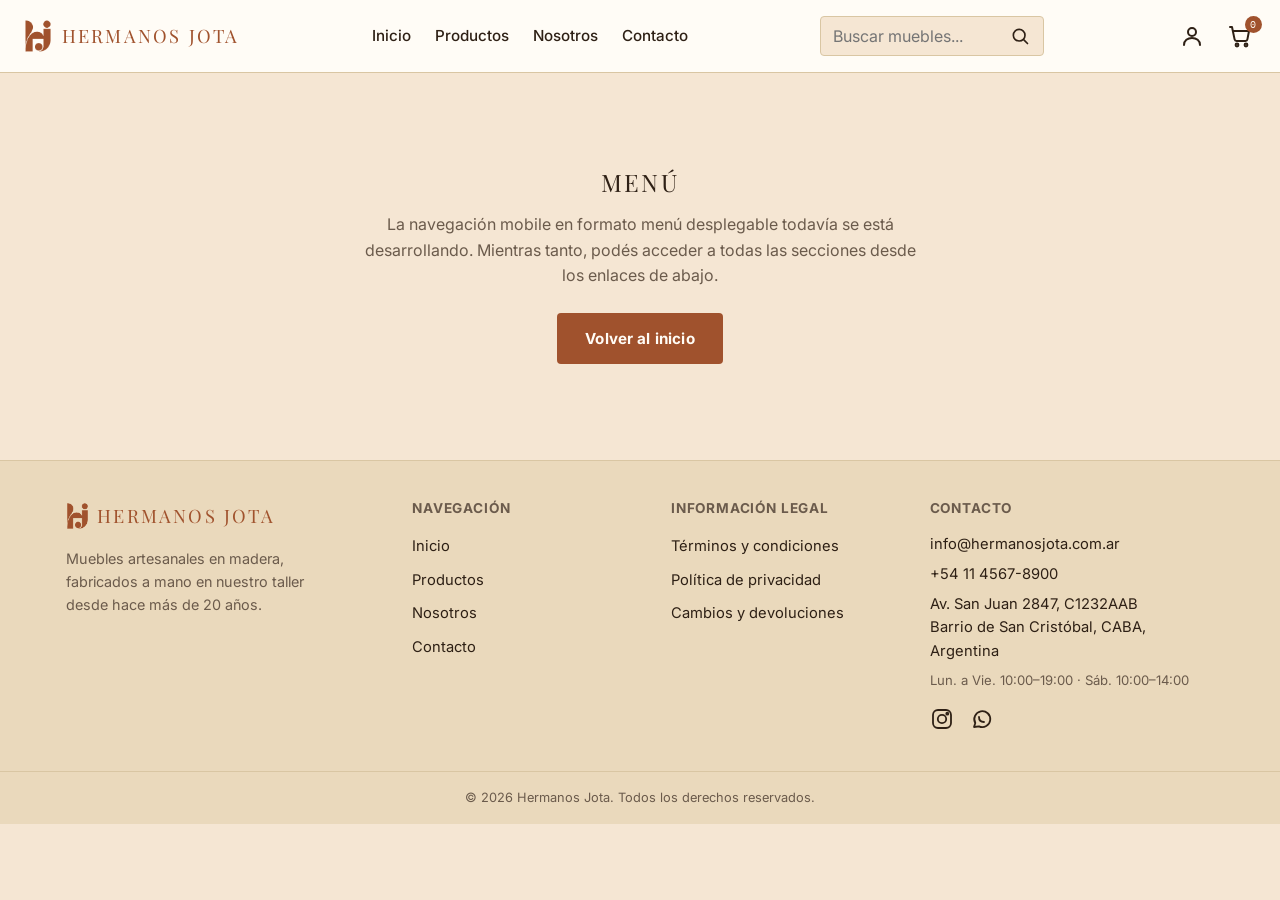
<file: frontend/src/components/layout/MobileMenu.html>
<!DOCTYPE html>
<html lang="es">

<head>
  <meta charset="UTF-8">
  <meta name="viewport" content="width=device-width, initial-scale=1.0">
  <title>Menú | Hermanos Jota</title>
  <meta name="description" content="Menú de navegación de Hermanos Jota.">
  <meta name="robots" content="noindex, nofollow">
  <meta name="theme-color" content="#2E2015">
  <link rel="icon" type="image/png" href="../../../public/images/branding/favicon.png">
  <link rel="apple-touch-icon" href="../../../public/images/branding/apple-touch-icon.png">
  <link rel="stylesheet" href="../../styles/styles.css">
</head>

<body>

  <a class="skip-link" href="#main-content">Saltar al contenido principal</a>

  <header class="site-header">
    <div class="header__logo">
      <a href="../../pages/Home.html" class="header__logo-link">
        <img src="../../../public/images/branding/isotipo.png" alt="" width="34" height="41">
        <span class="header__wordmark">Hermanos Jota</span>
      </a>
    </div>

    <nav class="header__nav">
      <ul class="nav__list">
        <li><a href="../../pages/Home.html">Inicio</a></li>
        <li><a href="../../pages/Productos.html">Productos</a></li>
        <li><a href="../../pages/Home.html#historia">Nosotros</a></li>
        <li><a href="../../pages/Contacto.html">Contacto</a></li>
      </ul>
    </nav>

    <form class="header__search" action="productos.html" method="get">
      <label for="search-input" class="visually-hidden">Buscar productos</label>
      <input type="search" id="search-input" name="q" placeholder="Buscar muebles..." autocomplete="off">
      <button type="submit">
        <img src="../../../public/icons/search.svg" alt="" width="20" height="20">
      </button>
    </form>

    <div class="header__actions">
      <a href="menu.html" class="nav__toggle">
        <span>☰</span>
      </a>

      <a href="../../pages/Cuenta.html" class="header__icon-link">
        <img src="../../../public/icons/user.svg" alt="" width="24" height="24">
      </a>

      <a href="../../pages/Carrito.html" class="header__icon-link header__cart">
        <img src="../../../public/icons/cart.svg" alt="" width="24" height="24">
        <span class="cart-count">0</span>
      </a>
    </div>
  </header>

  <main id="main-content">
    <section class="pagina-en-construccion">
      <h1>Menú</h1>
      <p>La navegación mobile en formato menú desplegable todavía se está desarrollando. Mientras tanto, podés acceder a todas las secciones desde los enlaces de abajo.</p>
      <a href="../../pages/Home.html" class="btn btn--primary">Volver al inicio</a>
    </section>
  </main>

  <footer class="site-footer">
    <div class="site-footer__grid">

      <div class="site-footer__brand">
        <div class="site-footer__logo">
          <img src="../../../public/images/branding/isotipo.png" alt="" width="28" height="34">
          <span class="header__wordmark">Hermanos Jota</span>
        </div>
        <p>
          Muebles artesanales en madera, fabricados a mano en nuestro
          taller desde hace más de 20 años.
        </p>
      </div>

      <nav class="site-footer__nav">
        <h2>Navegación</h2>
        <ul>
          <li><a href="../../pages/Home.html">Inicio</a></li>
          <li><a href="../../pages/Productos.html">Productos</a></li>
          <li><a href="../../pages/Home.html#historia">Nosotros</a></li>
          <li><a href="../../pages/Contacto.html">Contacto</a></li>
        </ul>
      </nav>

      <div class="site-footer__legal">
        <h2>Información legal</h2>
        <ul>
          <li><a href="../../pages/Terminos.html">Términos y condiciones</a></li>
          <li><a href="../../pages/Privacidad.html">Política de privacidad</a></li>
          <li><a href="../../pages/CambiosDevoluciones.html">Cambios y devoluciones</a></li>
        </ul>
      </div>

      <div class="site-footer__contacto">
        <h2>Contacto</h2>
        <address>
          <p>
            <a href="mailto:info@hermanosjota.com.ar">info@hermanosjota.com.ar</a>
          </p>
          <p>
            <a href="https://wa.me/5491145678900">+54 11 4567-8900</a>
          </p>
          <p>
            Av. San Juan 2847, C1232AAB<br>
            Barrio de San Cristóbal, CABA, Argentina
          </p>
          <p class="site-footer__horarios">
            Lun. a Vie. 10:00–19:00 · Sáb. 10:00–14:00
          </p>
        </address>

        <ul class="site-footer__social">
          <li>
            <a href="https://instagram.com/hermanosjota_ba" target="_blank" rel="noopener noreferrer">
              <img src="../../../public/icons/instagram.svg" alt="" width="24" height="24">
            </a>
          </li>
          <li>
            <a href="https://wa.me/5491145678900" target="_blank" rel="noopener noreferrer">
              <img src="../../../public/icons/whatsapp.svg" alt="" width="24" height="24">
            </a>
          </li>
        </ul>
      </div>

    </div>

    <div class="site-footer__bottom">
      <p>&copy; <span id="footer-year">2026</span> Hermanos Jota. Todos los derechos reservados.</p>
    </div>
  </footer>

</body>

</html>
</file>
<file: frontend/src/styles/styles.css>
/* ==========================================================================
   Hermanos Jota — Hoja de estilos principal
   Sprint 1 y 2 · Módulo 10 (CSS) — actualizado con el Manual de Marca oficial

   Sistema de diseño — según Manual de Marca (Buenos Aires, 2026)
   ------------------------------------------------------------------------
   Paleta oficial:
     --color-siena   #A0522D  Siena Tostado — color principal, títulos, CTAs
     --color-salvia  #87A96B  Verde Salvia — acento secundario, sustentabilidad
     --color-alabastro #F5E6D3  Alabastro Cálido — fondos principales, fotografía
     --color-oro     #D4A437  Vara de Oro — detalles premium, acentos
     --color-rosa    #C47A6D  Rosa Polvoriento — acentos suaves

   El manual no define un color de texto de lectura ni un fondo secundario;
   --color-ink, --color-ink-soft, --color-bg-alt y --color-paper son
   extensiones necesarias derivadas de la paleta oficial (tonos nogal más
   oscuros que el Siena, para cumplir contraste de texto AA).

   Tipografía oficial:
     Primaria   → "Inter"            cuerpo, UI, aplicaciones digitales
     Secundaria → "Playfair Display"  títulos editoriales, citas, contenido
                                       premium (según guía: mayúsculas,
                                       espaciado 0.1em en títulos principales)
     Utilidad   → "IBM Plex Mono"    precios (extensión propia, no está en
                                       el manual — se mantiene por legibilidad
                                       de cifras en una interfaz de compra)

   Firma visual: esquina "cola de milano" (dovetail) recortada con clip-path
   en tarjetas de producto/material — guiño a la carpintería, complementa
   la identidad sin contradecirla.
   ========================================================================== */

@import url('https://fonts.googleapis.com/css2?family=Playfair+Display:wght@400;700&family=Inter:wght@300;400;500;700&family=IBM+Plex+Mono:wght@500&display=swap');

/* ---------- Tokens ---------- */
:root {
  /* Paleta oficial del Manual de Marca */
  --color-siena: #A0522D;
  --color-siena-dark: #7E4023;
  --color-salvia: #87A96B;
  --color-alabastro: #F5E6D3;
  --color-oro: #D4A437;
  --color-rosa: #C47A6D;

  /* Extensiones necesarias (no definidas en el manual) */
  --color-bg: var(--color-alabastro);
  --color-bg-alt: #EAD9BC;
  --color-ink: #2E2015;
  --color-ink-soft: #6B5B4C;
  --color-line: #D9C6A3;
  --color-paper: #FFFCF6;

  /* Alias semánticos usados en el resto del archivo */
  --color-accent: var(--color-siena);

  --font-display: 'Playfair Display', Georgia, serif;
  --font-body: 'Inter', system-ui, sans-serif;
  --font-mono: 'IBM Plex Mono', monospace;

  --container: 1180px;
  --radius: 4px;
  --space-1: 0.5rem;
  --space-2: 1rem;
  --space-3: 1.5rem;
  --space-4: 2.5rem;
  --space-5: 4rem;
  --space-6: 6rem;
}

/* ---------- Reset ---------- */
*, *::before, *::after { box-sizing: border-box; }
html { scroll-behavior: smooth; }
@media (prefers-reduced-motion: reduce) {
  html { scroll-behavior: auto; }
  *, *::before, *::after {
    animation-duration: 0.01ms !important;
    animation-iteration-count: 1 !important;
    transition-duration: 0.01ms !important;
    scroll-behavior: auto !important;
  }
}
body {
  margin: 0;
  background: var(--color-bg);
  color: var(--color-ink);
  font-family: var(--font-body);
  font-size: 1rem;
  line-height: 1.6;
  -webkit-font-smoothing: antialiased;
  overflow-x: hidden;
}
img { max-width: 100%; height: auto; display: block; }
ul { list-style: none; margin: 0; padding: 0; }
a { color: inherit; text-decoration: none; }
h1, h2 {
  font-family: var(--font-display);
  font-weight: 400;
  line-height: 1.15;
  margin: 0;
  color: var(--color-ink);
  text-transform: uppercase;
  letter-spacing: 0.1em;
}
h3 {
  font-family: var(--font-body);
  font-weight: 500;
  line-height: 1.3;
  margin: 0;
  color: var(--color-ink);
}
p { margin: 0; }
button { font-family: inherit; cursor: pointer; border: none; background: none; }
input { font-family: inherit; font-size: 1rem; }

/*
  Sin esta regla, el atributo HTML `hidden` no alcanza para ocultar
  elementos que ya tienen un `display` explícito por su propia clase
  (ej. .producto-detalle usa display:flex): una regla de autor le gana
  al display:none que el navegador aplica por defecto a [hidden]. Con
  producto-detalle.js, contacto.js y cuenta.js usando `.hidden = true`
  para mostrar/ocultar secciones, esta regla evita que esas secciones
  queden "ocultas" pero igual visibles.
*/
[hidden] { display: none !important; }

/* Foco visible consistente en toda la página (accesibilidad de teclado) */
a:focus-visible,
button:focus-visible,
input:focus-visible {
  outline: 3px solid var(--color-accent);
  outline-offset: 2px;
}

.visually-hidden {
  position: absolute;
  width: 1px; height: 1px;
  padding: 0; margin: -1px;
  overflow: hidden;
  clip: rect(0, 0, 0, 0);
  white-space: nowrap;
  border: 0;
}

.skip-link {
  position: absolute;
  left: 0; top: -3rem;
  background: var(--color-ink);
  color: var(--color-paper);
  padding: var(--space-1) var(--space-2);
  z-index: 100;
  transition: top 0.15s ease;
}
.skip-link:focus { top: 0; }

/* ---------- Utilidades ---------- */
.btn {
  display: inline-block;
  padding: 0.85rem 1.75rem;
  border-radius: var(--radius);
  font-family: var(--font-body);
  font-weight: 700;
  font-size: 0.95rem;
  letter-spacing: 0.01em;
  transition: transform 0.15s ease, background 0.15s ease;
}
.btn--primary {
  background: var(--color-accent);
  color: var(--color-paper);
}
.btn--primary:hover { background: var(--color-siena-dark); }
.btn--secondary {
  background: transparent;
  color: var(--color-ink);
  border: 1.5px solid var(--color-ink);
  padding: 0.75rem 1.5rem;
}
.btn--secondary:hover { background: var(--color-ink); color: var(--color-paper); }
.btn:active { transform: translateY(1px); }

/* Firma: esquina "cola de milano" — usada en tarjetas de producto y material */
.producto-card__media,
.material-card figure {
  clip-path: polygon(0 0, 100% 0, 100% 100%, 14% 100%, 8% 88%, 0 88%);
}

section > h2 {
  font-size: clamp(1.6rem, 1.2rem + 1.5vw, 2.4rem);
  margin-bottom: var(--space-3);
}

/* ==========================================================================
   Header
   ========================================================================== */
.site-header {
  display: flex;
  flex-wrap: wrap;
  align-items: center;
  justify-content: space-between;
  gap: var(--space-2);
  padding: var(--space-2);
  background: var(--color-paper);
  border-bottom: 1px solid var(--color-line);
  position: sticky;
  top: 0;
  z-index: 50;
}
.header__logo-link {
  display: flex;
  align-items: center;
  gap: 0.45rem;
}
.header__logo-link img { height: 30px; width: auto; }
.header__wordmark {
  font-family: var(--font-display);
  font-size: 0.9rem;
  color: var(--color-siena);
  text-transform: uppercase;
  letter-spacing: 0.07em;
  white-space: nowrap;
}

/* En mobile el menú de navegación es un desplegable (toggle + lista
   absoluta); desde tablet en adelante se muestra siempre en línea. */
.nav__toggle {
  display: block;
  font-size: 1.5rem;
  line-height: 1;
  padding: var(--space-1);
}

.header__nav .nav__list {
  display: none;
  position: absolute;
  top: 100%; left: 0; right: 0;
  flex-direction: column;
  background: var(--color-paper);
  border-bottom: 1px solid var(--color-line);
  padding: var(--space-2) var(--space-3);
  gap: var(--space-2);
}
.header__nav .nav__list.is-open { display: flex; }
.header__nav .nav__list a {
  font-weight: 500;
  font-size: 0.95rem;
  padding: var(--space-1) 0;
  border-bottom: 2px solid transparent;
}
.header__nav .nav__list a:hover,
.header__nav .nav__list a[aria-current="page"] {
  border-bottom-color: var(--color-accent);
}

.header__actions {
  display: flex;
  align-items: center;
  gap: 0.6rem;
}

/* En mobile el buscador pasa a ocupar toda la fila, debajo del resto
   del header (evita el desborde horizontal de meter todo en una fila). */
.header__search {
  order: 3;
  flex: 1 1 100%;
  display: flex;
  align-items: center;
  border: 1px solid var(--color-line);
  border-radius: var(--radius);
  padding: 0.35rem 0.6rem;
  background: var(--color-bg);
}
.header__search input {
  flex: 1;
  width: auto;
  border: none;
  background: transparent;
}
.header__search input:focus { outline: none; }
.header__search button { display: flex; padding: 0.2rem; }

.header__icon-link {
  position: relative;
  display: flex;
  padding: 0.25rem;
}
.header__cart .cart-count {
  position: absolute;
  top: -4px; right: -6px;
  background: var(--color-accent);
  color: var(--color-paper);
  font-family: var(--font-mono);
  font-size: 0.65rem;
  line-height: 1;
  padding: 0.2rem 0.35rem;
  border-radius: 999px;
}

/* ==========================================================================
   Layout general de secciones
   ========================================================================== */
main > section {
  max-width: var(--container);
  margin-inline: auto;
  padding: var(--space-5) var(--space-2);
}

/* ---------- Hero ---------- */
.hero {
  max-width: none;
  margin: 0;
  padding: 0;
  display: flex;
  flex-direction: column;
}
.hero__content {
  display: flex;
  flex-direction: column;
  justify-content: center;
  padding: var(--space-4) var(--space-2);
  background: var(--color-alabastro);
}
.hero__content h1 {
  font-size: clamp(2rem, 1.5rem + 2vw, 3.2rem);
  max-width: 14ch;
}
.hero__subtitle {
  margin-top: var(--space-2);
  font-size: 1.1rem;
  color: var(--color-ink-soft);
  max-width: 40ch;
}
.hero__cta { margin-top: var(--space-3); width: fit-content; }

.hero__media {
  margin: 0;
  background: var(--color-siena);
  display: flex;
  align-items: center;
  justify-content: center;
  padding: var(--space-3);
}
.hero__media img {
  max-width: 70%;
  max-height: 70%;
  width: auto;
  height: auto;
  object-fit: contain;
  filter: drop-shadow(0 30px 40px rgba(46, 32, 21, 0.35));
}

/* ---------- Carrousel del Hero ---------- */
.hero__carousel {
  position: relative;
  width: 100%;
  height: 100%;
  min-height: 320px;
  display: flex;
  align-items: center;
  justify-content: center;
}

/* Placeholder mientras se resuelve obtenerProductos(): mismo color que
   el fondo del hero (--color-siena), para que no haya flash blanco. */
.hero__carousel-loading {
  position: absolute;
  inset: 0;
  background: var(--color-siena);
}

.hero__carousel-slide {
  position: absolute;
  inset: 0;
  display: flex;
  align-items: center;
  justify-content: center;
  padding: var(--space-3);
  opacity: 0;
  pointer-events: none;
  transition: opacity 0.6s ease;
}
.hero__carousel-slide--activa {
  opacity: 1;
  pointer-events: auto;
}
@media (prefers-reduced-motion: reduce) {
  .hero__carousel-slide { transition: none; }
}

.hero__carousel-img {
  max-width: 70%;
  max-height: 70%;
  width: auto;
  height: auto;
  object-fit: contain;
  filter: drop-shadow(0 30px 40px rgba(46, 32, 21, 0.35));
}

/* Flechas de navegación, centradas verticalmente a los costados */
.hero__carousel-arrow {
  position: absolute;
  top: 50%;
  transform: translateY(-50%);
  z-index: 2;
  display: flex;
  align-items: center;
  justify-content: center;
  width: 2.75rem;
  height: 2.75rem;
  border-radius: 50%;
  background: rgba(255, 252, 246, 0.15);
  color: var(--color-paper);
  transition: background 0.15s ease;
}
.hero__carousel-arrow:hover { background: rgba(255, 252, 246, 0.3); }
.hero__carousel-arrow--prev { left: var(--space-2); }
.hero__carousel-arrow--next { right: var(--space-2); }

/* ---------- Historia ---------- */
.historia {
  display: flex;
  flex-direction: column;
  gap: var(--space-3);
}
.historia__media { order: -1; }
.historia__content p + p { margin-top: var(--space-2); }
.historia__content { color: var(--color-ink-soft); }
.historia__content h2 { color: var(--color-ink); margin-bottom: var(--space-2); }
.historia__media img { border-radius: var(--radius); }

/* ---------- Productos destacados ---------- */
.productos-destacados__grid {
  display: flex;
  flex-wrap: wrap;
  gap: var(--space-3);
  margin-top: var(--space-2);
}
.productos-destacados__grid > li { flex: 1 1 100%; }
.producto-card {
  height: 100%;
  background: var(--color-paper);
  border: 1px solid var(--color-line);
  border-radius: var(--radius);
  overflow: hidden;
  display: flex;
  flex-direction: column;
}
.producto-card__info { padding: var(--space-2); }
.producto-card__info h3 { font-size: 1.05rem; font-weight: 700; }
.producto-card__price {
  font-family: var(--font-mono);
  color: var(--color-oro);
  margin-top: 0.35rem;
  font-size: 0.95rem;
}
.producto-card__cta {
  margin: 0 var(--space-2) var(--space-2);
  font-size: 0.85rem;
  padding: 0.6rem 1rem;
}

/*
  Nota: en la versión con JavaScript, acá abajo hay estilos de
  "skeleton" (placeholders animados) que se muestran mientras se
  simula la carga del catálogo. En esta etapa el contenido siempre
  está presente de entrada en el HTML, así que no hacen falta.
*/

.productos-destacados__ver-todo {
  display: block;
  width: fit-content;
  margin: var(--space-4) auto 0;
}

/* ---------- Beneficios ---------- */
.beneficios__grid {
  display: flex;
  flex-wrap: wrap;
  gap: var(--space-4);
  margin-top: var(--space-2);
}
.beneficios__grid > li { flex: 1 1 100%; }
.beneficio-card { text-align: left; }
.beneficio-card img { margin-bottom: var(--space-2); }
.beneficio-card h3 { font-size: 1.05rem; margin-bottom: 0.35rem; }
.beneficio-card p { color: var(--color-ink-soft); font-size: 0.92rem; }

/* ---------- Materiales sustentables ---------- */
.materiales { background: var(--color-bg-alt); max-width: none; }
.materiales__intro { max-width: var(--container); margin: 0 auto var(--space-4); }
.materiales__intro p { color: var(--color-ink-soft); max-width: 60ch; margin-top: var(--space-1); }
.materiales__grid {
  max-width: var(--container);
  margin: 0 auto;
  display: flex;
  flex-wrap: wrap;
  align-items: stretch;
  gap: var(--space-3);
}
.materiales__grid > li { flex: 1 1 100%; display: flex; }
.material-card {
  width: 100%;
  background: var(--color-paper);
  border-radius: var(--radius);
  overflow: hidden;
  border-top: 3px solid var(--color-salvia);
  display: flex;
  flex-direction: column;
}
.material-card figure img {
  width: 100%;
  height: 220px;
  object-fit: cover;
}
.material-card h3 { padding: var(--space-2) var(--space-2) 0; font-size: 1.05rem; }
.material-card p { padding: 0.35rem var(--space-2) var(--space-2); color: var(--color-ink-soft); font-size: 0.92rem; }

/* ---------- Opiniones ---------- */
.opiniones__grid {
  display: flex;
  flex-wrap: wrap;
  gap: var(--space-3);
  margin-top: var(--space-2);
}
.opiniones__grid > li { flex: 1 1 100%; }
.opinion-card {
  margin: 0;
  background: var(--color-paper);
  border: 1px solid var(--color-line);
  border-radius: var(--radius);
  padding: var(--space-3);
}
.opinion-card blockquote {
  margin: 0;
  font-family: var(--font-display);
  font-size: 1.05rem;
  color: var(--color-ink);
}
.opinion-card blockquote p::before { content: "\201C"; }
.opinion-card blockquote p::after { content: "\201D"; }
.opinion-card figcaption {
  margin-top: var(--space-2);
  display: flex;
  align-items: center;
  gap: 0.6rem;
}
.opinion-card figcaption img { border-radius: 50%; }
.opinion-card__nombre { font-weight: 700; font-size: 0.9rem; }
.opinion-card__rating { color: var(--color-oro); margin-left: auto; font-size: 0.9rem; }

/* ---------- Newsletter ---------- */
.newsletter { background: var(--color-ink); max-width: none; }
.newsletter__content {
  max-width: 560px;
  margin: 0 auto;
  text-align: center;
  color: var(--color-paper);
}
.newsletter__content h2 { color: var(--color-paper); }
.newsletter__content > p { color: #C9BFAE; margin-top: var(--space-1); }
.newsletter__form {
  margin-top: var(--space-3);
  display: flex;
  flex-direction: column;
  align-items: stretch;
  gap: var(--space-2);
}
.newsletter__field { flex: 1; max-width: 320px; text-align: left; margin-inline: auto; width: 100%; }
.newsletter__field label {
  display: block;
  font-size: 0.85rem;
  color: #C9BFAE;
  margin-bottom: 0.35rem;
}
.newsletter__field input {
  width: 100%;
  padding: 0.75rem 0.9rem;
  border: 1px solid #4A3E30;
  border-radius: var(--radius);
  background: #2E251C;
  color: var(--color-paper);
}
.newsletter__hint {
  font-size: 0.75rem;
  color: #8D8072;
  margin-top: 0.4rem;
}
.newsletter__form .btn { width: 100%; }

/* ==========================================================================
   Listado de productos (productos.html)
   ========================================================================== */
#productos-listado-title {
  font-size: clamp(1.6rem, 1.2rem + 1.5vw, 2.4rem);
  margin-bottom: var(--space-2);
}
.productos-listado__intro {
  color: var(--color-ink-soft);
  max-width: 60ch;
  margin-bottom: var(--space-3);
}
.productos-listado__grid {
  display: flex;
  flex-wrap: wrap;
  gap: var(--space-3);
}
.productos-listado__grid > li { flex: 1 1 100%; }
.producto-card__categoria {
  font-family: var(--font-mono);
  font-size: 0.7rem;
  text-transform: uppercase;
  letter-spacing: 0.06em;
  color: var(--color-salvia);
  margin-bottom: 0.3rem;
}

/* ==========================================================================
   Ficha de producto (producto.html)
   ========================================================================== */
.producto-detalle__breadcrumb {
  max-width: var(--container);
  margin: 0 auto;
  padding: var(--space-3) var(--space-3) 0;
  font-size: 0.85rem;
  color: var(--color-ink-soft);
}
.producto-detalle__breadcrumb a { color: var(--color-ink-soft); }
.producto-detalle__breadcrumb a:hover { color: var(--color-siena); }
.producto-detalle__breadcrumb span[aria-hidden] { margin: 0 0.4rem; }
.producto-detalle__breadcrumb [aria-current] { color: var(--color-ink); }

.producto-detalle {
  max-width: var(--container);
  margin: 0 auto;
  padding: var(--space-4) var(--space-2) var(--space-6);
  display: flex;
  flex-direction: column;
  gap: var(--space-3);
}
.producto-detalle__media {
  margin: 0;
  background: var(--color-paper);
  border-radius: var(--radius);
  padding: var(--space-4);
}
.producto-detalle__categoria {
  font-family: var(--font-mono);
  font-size: 0.75rem;
  text-transform: uppercase;
  letter-spacing: 0.06em;
  color: var(--color-salvia);
  margin-bottom: 0.4rem;
}
.producto-detalle__price {
  font-family: var(--font-mono);
  color: var(--color-oro);
  font-size: 1.3rem;
  margin-top: var(--space-1);
}
.producto-detalle__descripcion {
  color: var(--color-ink-soft);
  margin-top: var(--space-2);
  max-width: 52ch;
}

/* Selector de cantidad */
.producto-detalle__cantidad {
  margin-top: var(--space-3);
}
.producto-detalle__cantidad > span {
  display: block;
  font-size: 0.85rem;
  color: var(--color-ink-soft);
  margin-bottom: 0.4rem;
}
.cantidad-stepper {
  display: inline-flex;
  align-items: stretch;
  border: 1px solid var(--color-line);
  border-radius: var(--radius);
  overflow: hidden;
  background: var(--color-paper);
}
.cantidad-stepper__btn {
  width: 2.5rem;
  font-size: 1.1rem;
  color: var(--color-ink);
  background: transparent;
}
.cantidad-stepper__btn:hover { background: var(--color-bg-alt); }
.cantidad-stepper__input {
  width: 3rem;
  border: none;
  border-left: 1px solid var(--color-line);
  border-right: 1px solid var(--color-line);
  text-align: center;
  font-family: var(--font-body);
  font-size: 1rem;
  background: transparent;
  color: var(--color-ink);
  /* ocultar las flechitas nativas del input number */
  -moz-appearance: textfield;
}
.cantidad-stepper__input::-webkit-outer-spin-button,
.cantidad-stepper__input::-webkit-inner-spin-button {
  -webkit-appearance: none;
  margin: 0;
}

/* Dos acciones: agregar al carrito + consultar por WhatsApp */
.producto-detalle__acciones {
  display: flex;
  flex-wrap: wrap;
  gap: var(--space-2);
  margin-top: var(--space-3);
}
.producto-detalle__info .producto-card__cta {
  margin: 0;
  padding: 0.85rem 1.75rem;
  font-size: 0.95rem;
}
.producto-detalle__whatsapp {
  display: inline-flex;
  align-items: center;
  gap: 0.5rem;
  margin: 0;
}

.producto-detalle__confianza {
  margin-top: var(--space-3);
  padding: var(--space-2);
  background: var(--color-bg-alt);
  border-radius: var(--radius);
  font-size: 0.85rem;
  color: var(--color-ink-soft);
}
.producto-detalle__confianza strong { color: var(--color-siena); }

.producto-detalle__specs {
  margin-top: var(--space-4);
  border-top: 1px solid var(--color-line);
}
.producto-detalle__spec-row {
  display: flex;
  justify-content: space-between;
  gap: var(--space-2);
  padding: 0.75rem 0;
  border-bottom: 1px solid var(--color-line);
}
.producto-detalle__spec-row dt {
  font-weight: 700;
  color: var(--color-ink);
  min-width: 9rem;
}
.producto-detalle__spec-row dd {
  margin: 0;
  color: var(--color-ink-soft);
  text-align: right;
}

.producto-no-encontrado {
  max-width: var(--container);
  margin: 0 auto;
  padding: var(--space-6) var(--space-3);
  text-align: center;
}
.producto-no-encontrado p { color: var(--color-ink-soft); margin: var(--space-2) 0 var(--space-3); }

.pagina-en-construccion {
  max-width: 60ch;
  margin: 0 auto;
  padding: var(--space-6) var(--space-3);
  text-align: center;
}
.pagina-en-construccion p { color: var(--color-ink-soft); margin: var(--space-2) 0 var(--space-3); }

/* ==========================================================================
   Carrito (Carrito.html)
   Lógica funcional adaptada de hermanos-jota-fullstack (CartContext.tsx),
   reescrita en JS plano — ver assets/js/carrito-store.js y carrito.js.
   ========================================================================== */
#carrito-contenido {
  max-width: var(--container);
  margin: 0 auto;
  padding: var(--space-4) var(--space-2) var(--space-6);
}
#carrito-contenido > h1 { margin-bottom: var(--space-3); }

.carrito__vacio {
  max-width: 60ch;
  margin: 0 auto;
  padding: var(--space-6) var(--space-3);
  text-align: center;
}
.carrito__vacio p { color: var(--color-ink-soft); margin: var(--space-2) 0 var(--space-3); }

.carrito__lista {
  display: flex;
  flex-direction: column;
  gap: var(--space-2);
}

.carrito__item {
  display: grid;
  grid-template-columns: auto 1fr auto auto auto;
  align-items: center;
  gap: var(--space-3);
  background: var(--color-paper);
  border: 1px solid var(--color-line);
  border-radius: var(--radius);
  padding: var(--space-2);
}
.carrito__item img { border-radius: var(--radius); object-fit: cover; }
.carrito__item-info h2 {
  font-family: var(--font-body);
  font-weight: 700;
  font-size: 1rem;
  text-transform: none;
  letter-spacing: normal;
}
.carrito__item-precio {
  color: var(--color-ink-soft);
  font-family: var(--font-mono);
  font-size: 0.9rem;
  margin-top: 0.2rem;
}
.carrito__item-subtotal {
  font-family: var(--font-mono);
  font-weight: 700;
  color: var(--color-siena);
  white-space: nowrap;
}

.carrito__resumen {
  margin-top: var(--space-4);
  padding-top: var(--space-3);
  border-top: 1px solid var(--color-line);
  display: flex;
  flex-direction: column;
  align-items: flex-end;
  gap: var(--space-2);
  text-align: right;
}
.carrito__total { font-size: 1.2rem; }
.carrito__total strong { color: var(--color-siena); font-family: var(--font-mono); }
.carrito__checkout-nota {
  color: var(--color-ink-soft);
  font-size: 0.85rem;
  max-width: 40ch;
}

#producto-cargando{
  text-align: center;
  font-size: larger;
  margin-bottom: 6px;
}

@media (max-width: 640px) {
  .carrito__item {
    grid-template-columns: auto 1fr;
    grid-template-areas:
      "img info"
      "stepper stepper"
      "subtotal quitar";
  }
  .carrito__item img { grid-area: img; }
  .carrito__item-info { grid-area: info; }
  .carrito__item-stepper { grid-area: stepper; justify-self: start; }
  .carrito__item-subtotal { grid-area: subtotal; align-self: center; }
  .carrito__item-quitar { grid-area: quitar; justify-self: end; }
  .carrito__resumen { align-items: stretch; text-align: left; }
}

/* ==========================================================================
   Mi cuenta (Cuenta.html)
   Adaptado de Sprint 2 (rama login-register-micuenta), reescrito para
   usar el mismo patrón .form-field con etiqueta flotante que Contacto.
   ========================================================================== */
.cuenta {
  max-width: 640px;
  margin: 0 auto;
  padding: var(--space-5) var(--space-2) var(--space-6);
}
.cuenta__intro {
  color: var(--color-ink-soft);
  margin: var(--space-1) 0 var(--space-4);
}
.cuenta__form {
  display: flex;
  flex-direction: column;
  gap: var(--space-1);
}
.cuenta__row {
  display: flex;
  gap: var(--space-2);
}
.cuenta__row .form-field { flex: 1; }

.cuenta__password {
  border: 1px solid var(--color-line);
  border-radius: var(--radius);
  padding: var(--space-3);
  margin: var(--space-2) 0;
  display: flex;
  flex-direction: column;
  gap: var(--space-1);
}
.cuenta__password legend {
  padding: 0 var(--space-1);
  font-family: var(--font-display);
  text-transform: uppercase;
  letter-spacing: 0.08em;
  font-size: 0.9rem;
  color: var(--color-ink-soft);
}

.cuenta__botones {
  display: flex;
  flex-wrap: wrap;
  align-items: center;
  gap: var(--space-2);
  margin-top: var(--space-3);
}
.cuenta__acciones { display: flex; gap: var(--space-2); }
.cuenta__logout { margin-left: auto; }

@media (max-width: 640px) {
  .cuenta__row { flex-direction: column; gap: 0; }
  .cuenta__botones { flex-direction: column; align-items: stretch; }
  .cuenta__acciones { flex-direction: column; }
  .cuenta__logout { margin-left: 0; }
}

/* ==========================================================================
   Login / registro (Login.html, Register.html)
   Adaptado de Sprint 2 (rama login-register-micuenta), reescrito para
   usar el mismo patrón .form-field con etiqueta flotante que Contacto,
   en vez del formulario simple de esa rama.
   ========================================================================== */
.auth {
  max-width: 480px;
  margin: 0 auto;
  padding: var(--space-6) var(--space-2);
}
.auth__card {
  background: var(--color-paper);
  border: 1px solid var(--color-line);
  border-radius: var(--radius);
  padding: var(--space-4) var(--space-3);
}
.auth__title { text-align: center; margin-bottom: var(--space-3); }
.auth__form {
  display: flex;
  flex-direction: column;
  gap: var(--space-1);
}
.auth__submit { width: 100%; margin-top: var(--space-2); }
.auth__extra {
  text-align: center;
  color: var(--color-ink-soft);
  margin-top: var(--space-3);
  font-size: 0.9rem;
}
.auth__extra a { color: var(--color-siena); text-decoration: underline; }

@media (max-width: 640px) {
  .auth { padding: var(--space-4) var(--space-2); }
  .auth__card { padding: var(--space-3) var(--space-2); }
}

/* ==========================================================================
   Páginas legales (Terminos.html)
   Adaptado de Sprint 2 (rama info-legal). Privacidad.html y
   CambiosDevoluciones.html siguen como placeholder por ahora, así que
   estas clases hoy solo las usa Terminos.html.
   ========================================================================== */
.legal-hero {
  max-width: var(--container);
  margin: 0 auto;
  padding: var(--space-5) var(--space-2) var(--space-3);
  text-align: center;
}
.legal-hero p {
  color: var(--color-ink-soft);
  font-size: 0.9rem;
  margin-top: var(--space-1);
}

.legal-content {
  max-width: 70ch;
  margin: 0 auto;
  padding: 0 var(--space-2) var(--space-4);
  display: flex;
  flex-direction: column;
  gap: var(--space-4);
}
.legal-content article {
  border-top: 1px solid var(--color-line);
  padding-top: var(--space-3);
}
.legal-content h2 {
  font-family: var(--font-body);
  font-size: 1.1rem;
  font-weight: 700;
  text-transform: none;
  letter-spacing: normal;
  color: var(--color-siena);
  margin-bottom: var(--space-2);
}
.legal-content p {
  color: var(--color-ink-soft);
  font-size: 0.95rem;
}
.legal-content a {
  color: var(--color-siena);
  text-decoration: underline;
}
.legal-content a:hover {
  color: var(--color-siena-dark);
}

.legal-content__volver {
  display: block;
  width: fit-content;
  margin: 0 auto var(--space-6);
}

/* ==========================================================================
   Contacto (contacto.html)
   ========================================================================== */
.contacto {
  max-width: var(--container);
  margin: 0 auto;
  padding: var(--space-5) var(--space-2) var(--space-6);
  display: flex;
  flex-direction: column;
  gap: var(--space-4);
}

/* Columna izquierda: por qué escribirnos */
.contacto__panel { max-width: 46ch; align-self: center; }
.contacto__panel-intro { color: var(--color-ink-soft); margin-top: var(--space-2); max-width: 46ch; }

.contacto__beneficios { margin-top: var(--space-4); display: flex; flex-direction: column; gap: var(--space-3); }
.contacto__beneficios li { display: flex; gap: var(--space-2); align-items: center; }
.contacto__beneficios img { flex-shrink: 0; }
.contacto__beneficios h2 { font-family: var(--font-body); font-size: 1rem; font-weight: 700; text-transform: none; letter-spacing: normal; }
.contacto__beneficios p { color: var(--color-ink-soft); font-size: 0.92rem; margin-top: 0.2rem; }
.contacto__beneficios a { color: var(--color-siena); text-decoration: underline; }

/* Columna derecha: tarjeta con el formulario */
.contacto__form-card {
  background: var(--color-paper);
  border: 1px solid var(--color-line);
  border-radius: var(--radius);
  padding: var(--space-3);
}
.contacto__form-title { font-family: var(--font-body); text-transform: none; letter-spacing: normal; font-size: 1.15rem; margin-bottom: var(--space-3); }

.contacto__form { display: flex; flex-direction: column; gap: var(--space-3); }
.contacto__form-row { display: flex; flex-direction: column; gap: var(--space-3); }
.contacto__form-row .form-field { flex: 1; }

/* Floating label: 100% CSS, sin JS — el truco es el placeholder=" " que
   deja a :not(:placeholder-shown) detectar "tiene contenido" nativamente.
   El label se posiciona contra .form-field__control (no contra .form-field
   entero), para que el mensaje de error debajo no altere su centro vertical. */
.form-field__control { position: relative; }
.form-field input,
.form-field textarea {
  width: 100%;
  padding: 1.15rem 0.9rem 0.5rem;
  border: 1px solid var(--color-line);
  border-radius: var(--radius);
  background: var(--color-bg);
  color: var(--color-ink);
  font-family: inherit;
  font-size: 1rem;
  resize: vertical;
}
.form-field textarea { padding-top: 1.4rem; }
.form-field label {
  position: absolute;
  left: 0.9rem;
  top: 50%;
  transform: translateY(-50%);
  color: var(--color-ink-soft);
  font-size: 1rem;
  font-weight: 400;
  pointer-events: none;
  transition: top 0.15s ease, font-size 0.15s ease, color 0.15s ease;
  background: transparent;
  padding: 0 0.25rem;
}
.form-field textarea + label { top: 1.55rem; transform: none; }

.form-field input:focus,
.form-field textarea:focus { outline: none; border-color: var(--color-siena); }

.form-field input:focus + label,
.form-field input:not(:placeholder-shown) + label,
.form-field textarea:focus + label,
.form-field textarea:not(:placeholder-shown) + label {
  top: 0;
  transform: translateY(-50%);
  left: 0.7rem;
  font-size: 0.72rem;
  font-weight: 700;
  color: var(--color-siena);
  background: var(--color-paper);
}

.form-field__input--invalido { border-color: #B3413B; }
.form-field__error {
  min-height: 1.1rem;
  font-size: 0.8rem;
  color: #B3413B;
  margin: 0.35rem 0 0;
}
.contacto__submit { width: 100%; margin-top: var(--space-1); }

.contacto__exito {
  text-align: center;
  padding: var(--space-4) var(--space-3);
  background: var(--color-paper);
  border-radius: var(--radius);
  border: 1px solid var(--color-line);
}
.contacto__exito h2 { font-size: 1.5rem; margin-bottom: var(--space-1); }
.contacto__exito p { color: var(--color-ink-soft); margin-bottom: var(--space-3); }

/* ==========================================================================
   Footer
   ========================================================================== */
.site-footer {
  background: var(--color-bg-alt);
  border-top: 1px solid var(--color-line);
}
.site-footer__grid {
  max-width: var(--container);
  margin: 0 auto;
  padding: var(--space-4) var(--space-2);
  display: flex;
  flex-wrap: wrap;
  gap: var(--space-4);
}
.site-footer__grid > * { flex: 1 1 100%; }
.site-footer__logo {
  display: flex;
  align-items: center;
  gap: 0.5rem;
  margin-bottom: var(--space-2);
}
.site-footer__logo img { height: 28px; width: auto; }
.site-footer__brand p { color: var(--color-ink-soft); font-size: 0.9rem; max-width: 30ch; }

.site-footer h2 {
  font-family: var(--font-body);
  font-size: 0.85rem;
  text-transform: uppercase;
  letter-spacing: 0.06em;
  font-weight: 700;
  color: var(--color-ink-soft);
  margin-bottom: var(--space-2);
}
.site-footer__nav ul li,
.site-footer__legal ul li { margin-bottom: 0.5rem; }
.site-footer__nav a,
.site-footer__legal a { font-size: 0.92rem; }
.site-footer__nav a:hover,
.site-footer__legal a:hover { color: var(--color-accent); }

.site-footer__contacto address { font-style: normal; font-size: 0.92rem; }
.site-footer__contacto address p { margin-bottom: 0.4rem; }
.site-footer__contacto address a:hover { color: var(--color-accent); }
.site-footer__horarios { color: var(--color-ink-soft); font-size: 0.82rem; }

.site-footer__social {
  display: flex;
  gap: var(--space-2);
  margin-top: var(--space-2);
}

.site-footer__bottom {
  border-top: 1px solid var(--color-line);
  padding: var(--space-2) var(--space-3);
  text-align: center;
  font-size: 0.8rem;
  color: var(--color-ink-soft);
}

/* ==========================================================================
   Responsive — mobile-first (se agrega complejidad a partir de acá)
   ========================================================================== */

/* ---------- Tablet (≥760px) ----------
   El header deja de ser colapsable, las secciones ganan aire y las
   grillas de tarjetas pasan de 1 a 2 columnas. */
@media (min-width: 760px) {
  .site-header { flex-wrap: nowrap; padding: var(--space-2) var(--space-3); gap: var(--space-3); }
  .header__logo-link { gap: 0.6rem; }
  .header__logo-link img { height: 34px; }
  .header__wordmark { font-size: 1.15rem; letter-spacing: 0.12em; }
  .header__actions { gap: var(--space-2); }

  .nav__toggle { display: none; }
  .header__nav .nav__list {
    display: flex;
    position: static;
    flex-direction: row;
    gap: var(--space-3);
    background: none;
    border-bottom: none;
    padding: 0;
  }

  .header__search {
    order: 0;
    flex: 0 1 auto;
  }
  .header__search input { width: 11rem; flex: initial; }

  main > section,
  .producto-detalle { padding: var(--space-6) var(--space-3); }

  .productos-destacados__grid > li,
  .productos-listado__grid > li,
  .beneficios__grid > li {
    flex: 1 1 calc(50% - var(--space-3) / 2);
  }

  .site-footer__grid > * { flex: 1 1 calc(50% - var(--space-4) / 2); }

  .newsletter__form {
    flex-direction: row;
    align-items: flex-start;
    justify-content: center;
  }
  .newsletter__field { margin-inline: 0; }
  .newsletter__form .btn { width: auto; margin-top: 1.55rem; }

  .contacto__form-row { flex-direction: row; }
}

/* ---------- Desktop (≥1024px) ----------
   Hero, Historia y la ficha de producto pasan a dos columnas lado a
   lado; las grillas de tarjetas llegan a su máximo de columnas. */
@media (min-width: 1024px) {
  .hero { flex-direction: row; min-height: 70vh; }
  .hero__content { flex: 1; padding: var(--space-5) var(--space-4); }
  .hero__media { flex: 1; padding: var(--space-4); }
  .hero__media img { max-width: 85%; max-height: 85%; }

  .hero__carousel-img { max-width: 85%; max-height: 85%; }
  .hero__carousel-arrow { width: 3.25rem; height: 3.25rem; }

  .historia { flex-direction: row; align-items: center; gap: var(--space-5); }
  .historia__content { flex: 1.1; }
  .historia__media { flex: 1; order: 0; }

  .producto-detalle { flex-direction: row; align-items: flex-start; gap: var(--space-5); }
  .producto-detalle__media { flex: 1; }
  .producto-detalle__info { flex: 1; }

  .productos-destacados__grid > li,
  .beneficios__grid > li {
    flex: 1 1 calc(25% - var(--space-3) * 3 / 4);
  }
  .productos-listado__grid > li,
  .materiales__grid > li,
  .opiniones__grid > li {
    flex: 1 1 calc(33.333% - var(--space-3) * 2 / 3);
  }

  .site-footer__grid > :nth-child(1) { flex: 1.4 1 0; }
  .site-footer__grid > :nth-child(2),
  .site-footer__grid > :nth-child(3) { flex: 1 1 0; }
  .site-footer__grid > :nth-child(4) { flex: 1.3 1 0; }

  .contacto { flex-direction: row; align-items: flex-start; gap: var(--space-5); }
  .contacto__panel { flex: 1; max-width: none; align-self: auto; padding-top: var(--space-2); }
  .contacto__form-card { flex: 1; padding: var(--space-4); }
}
</file>
